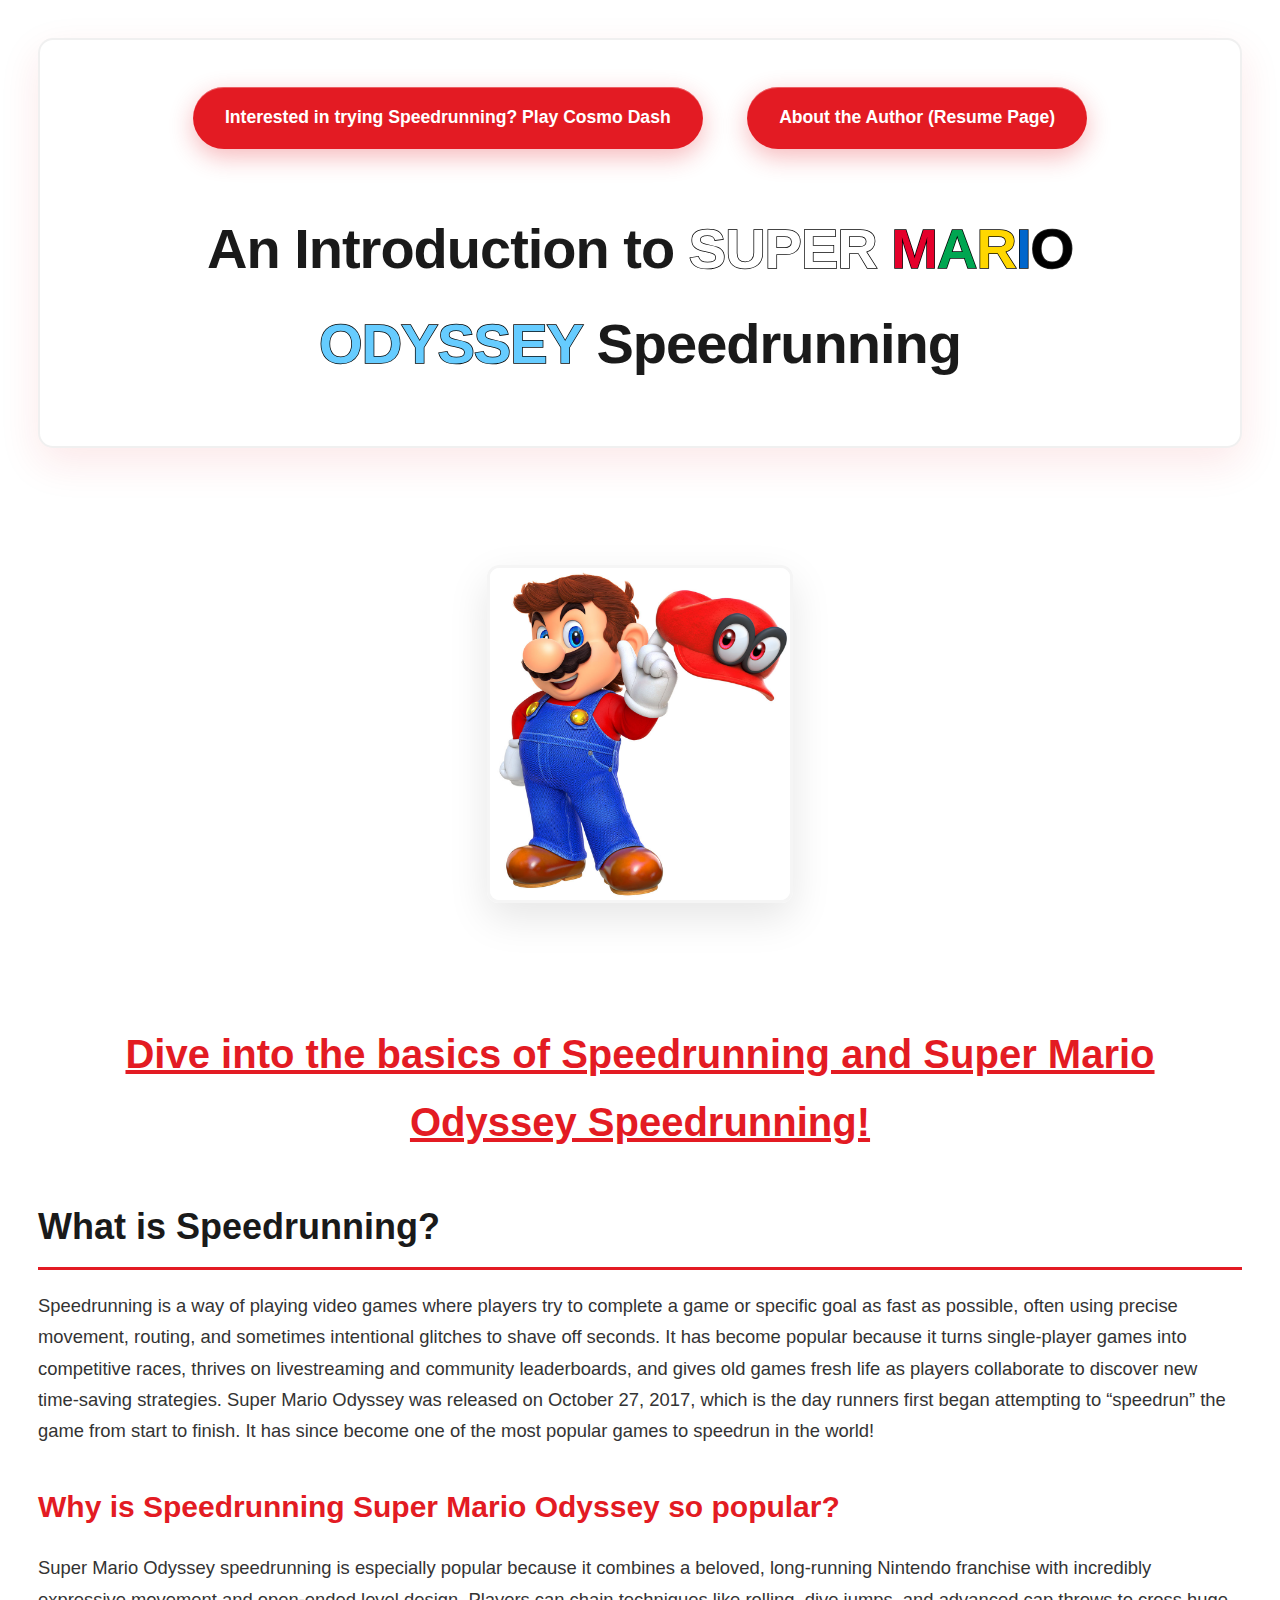
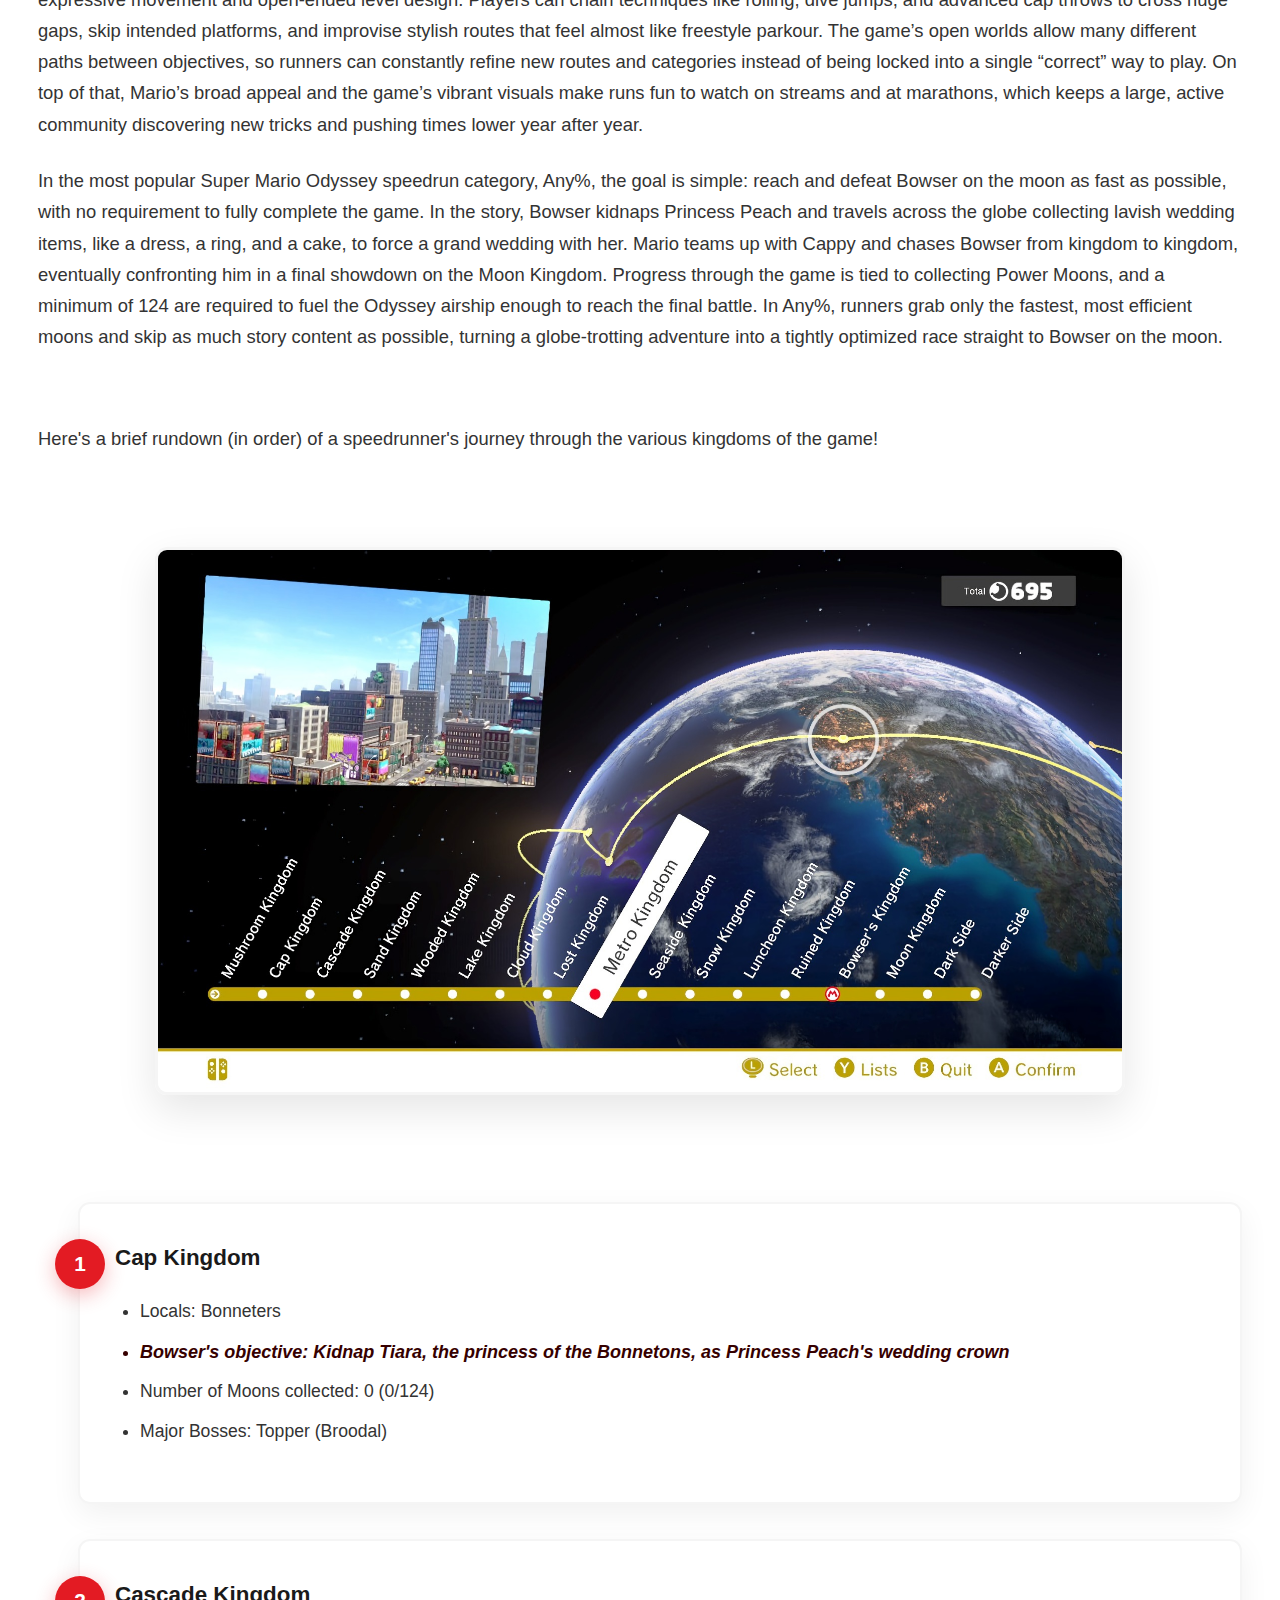
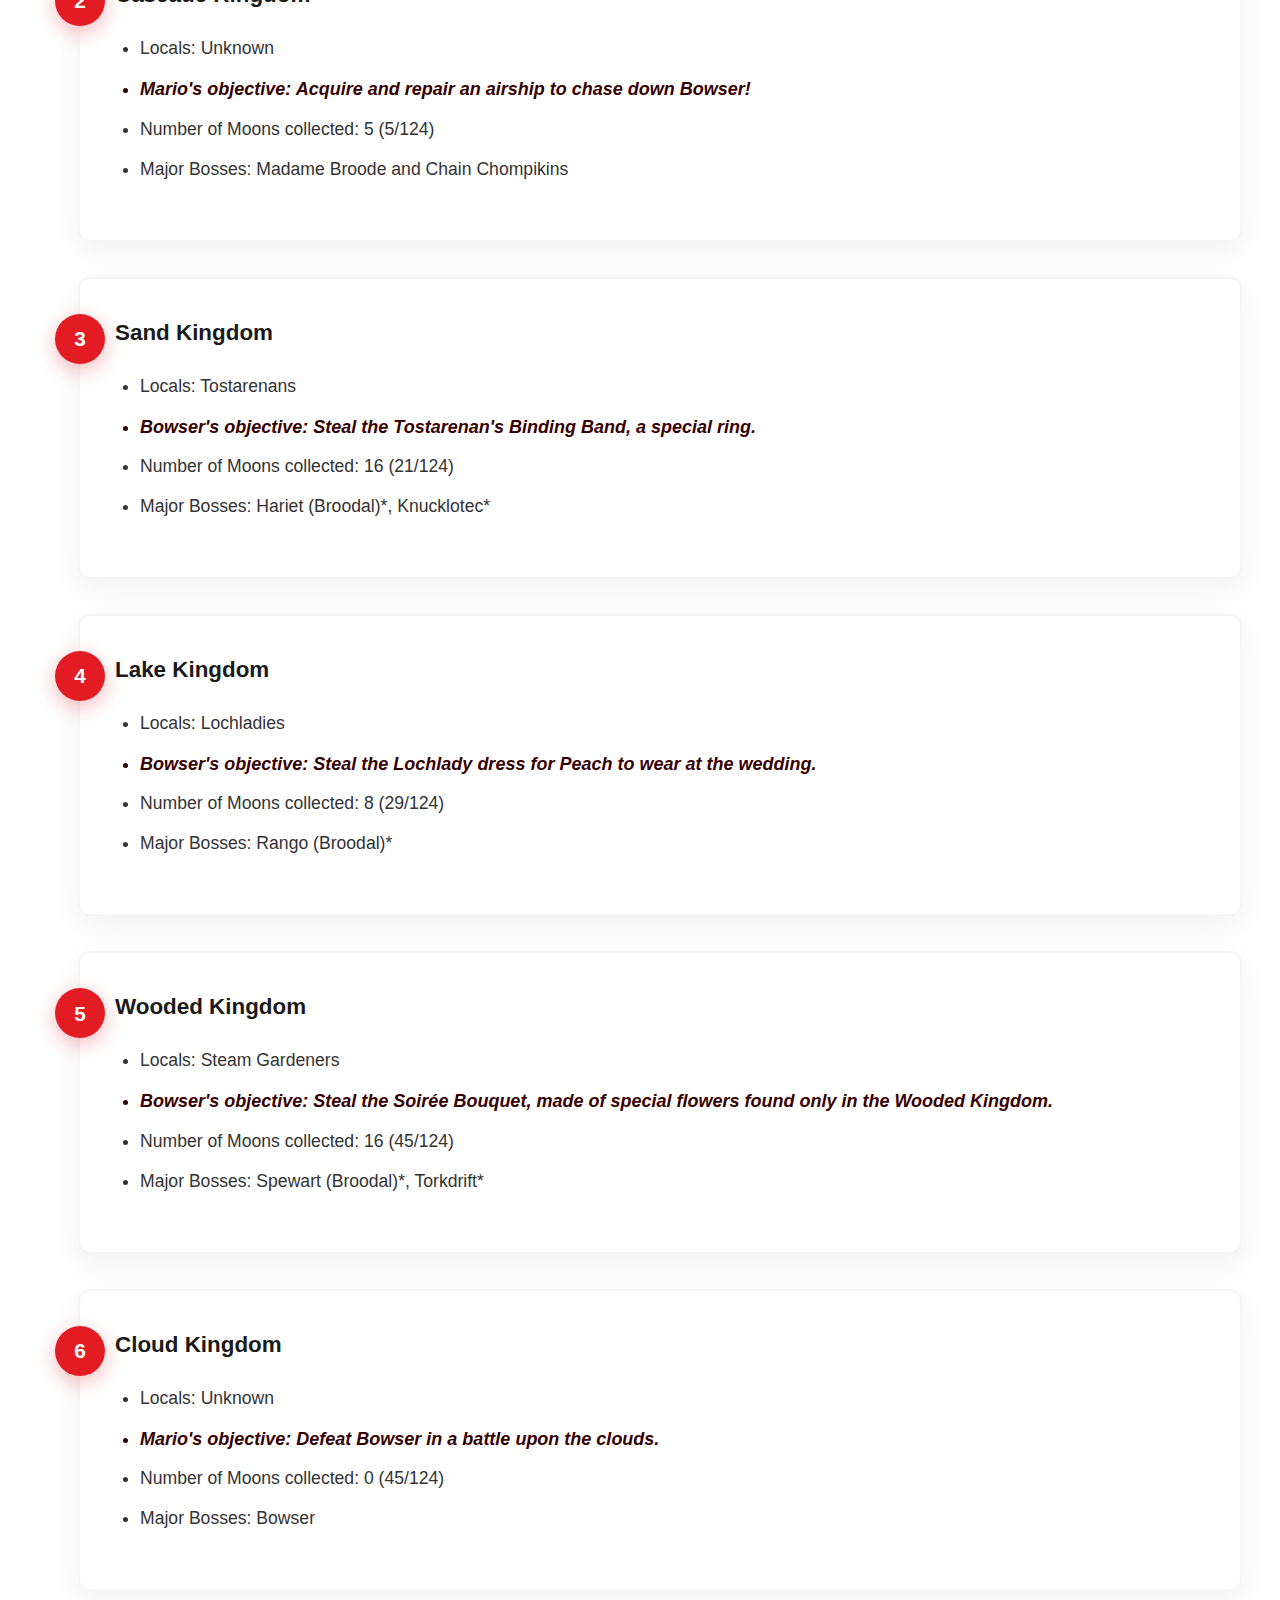
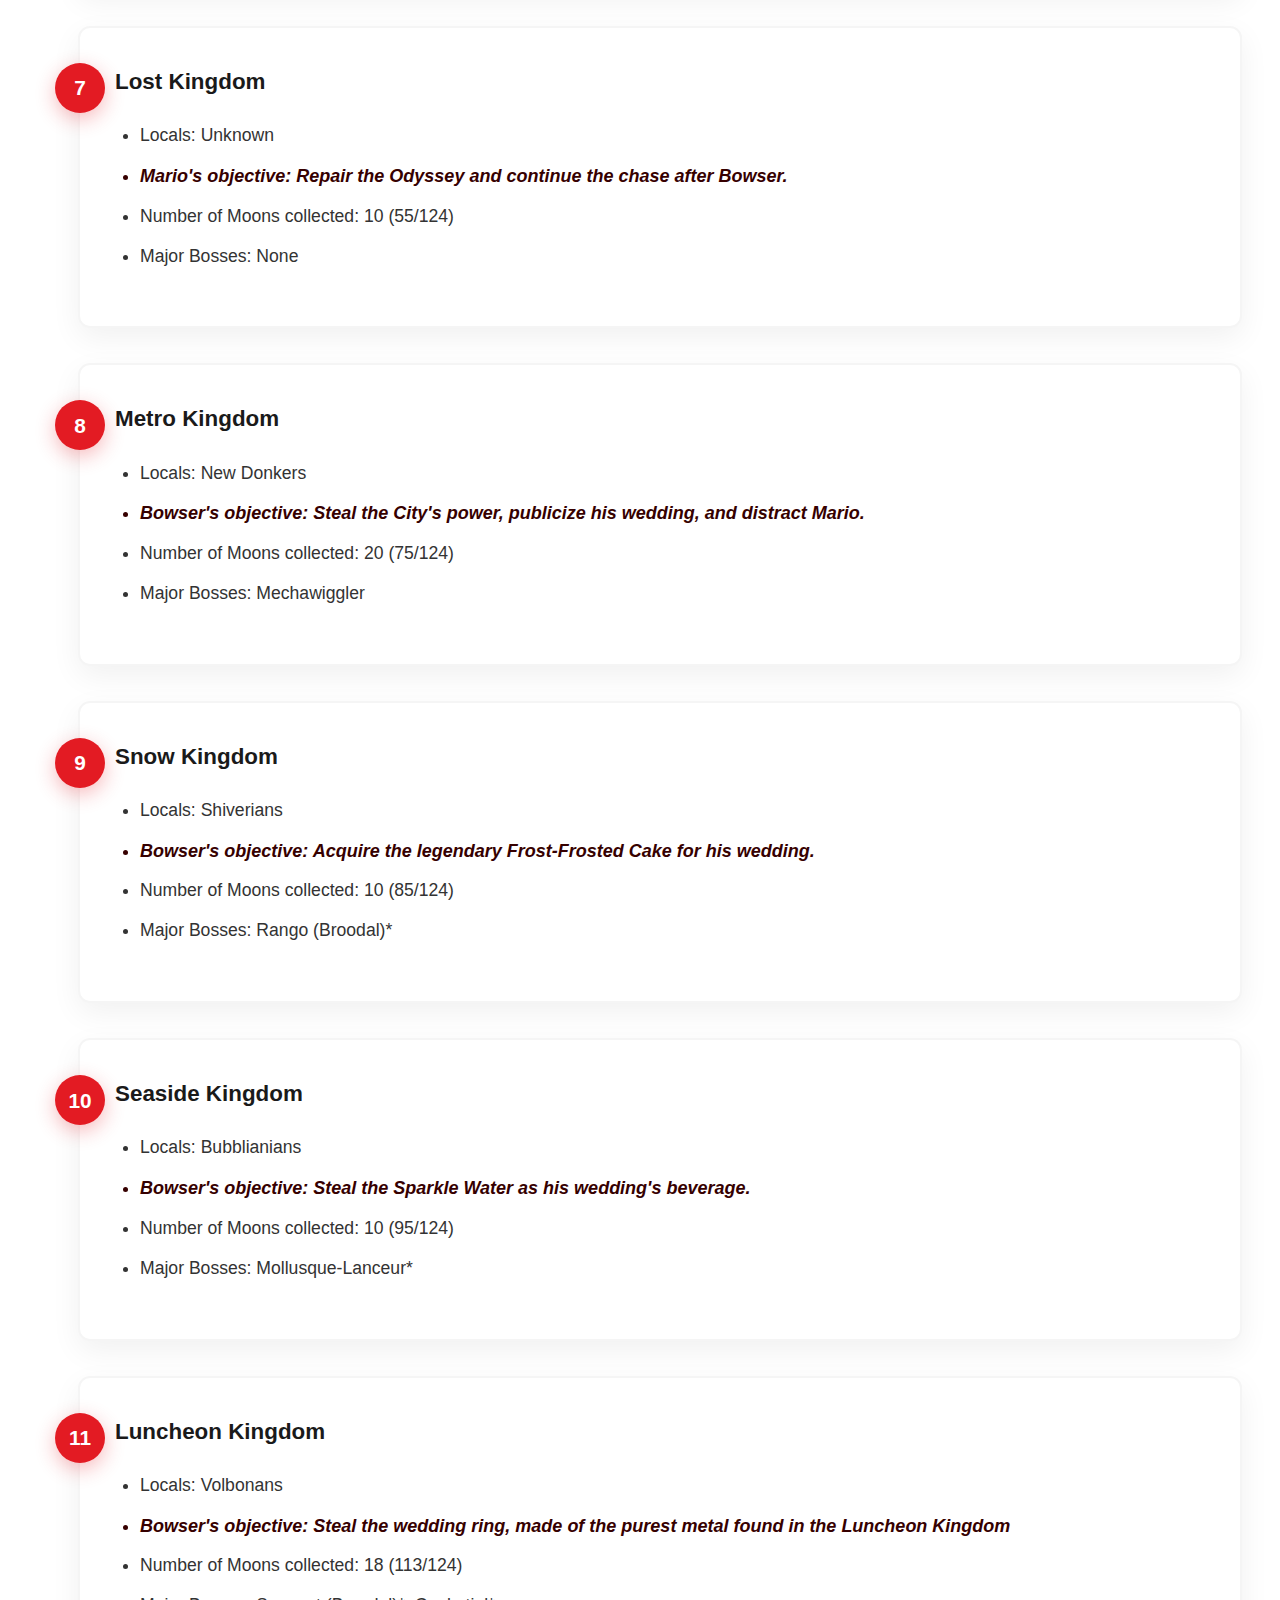
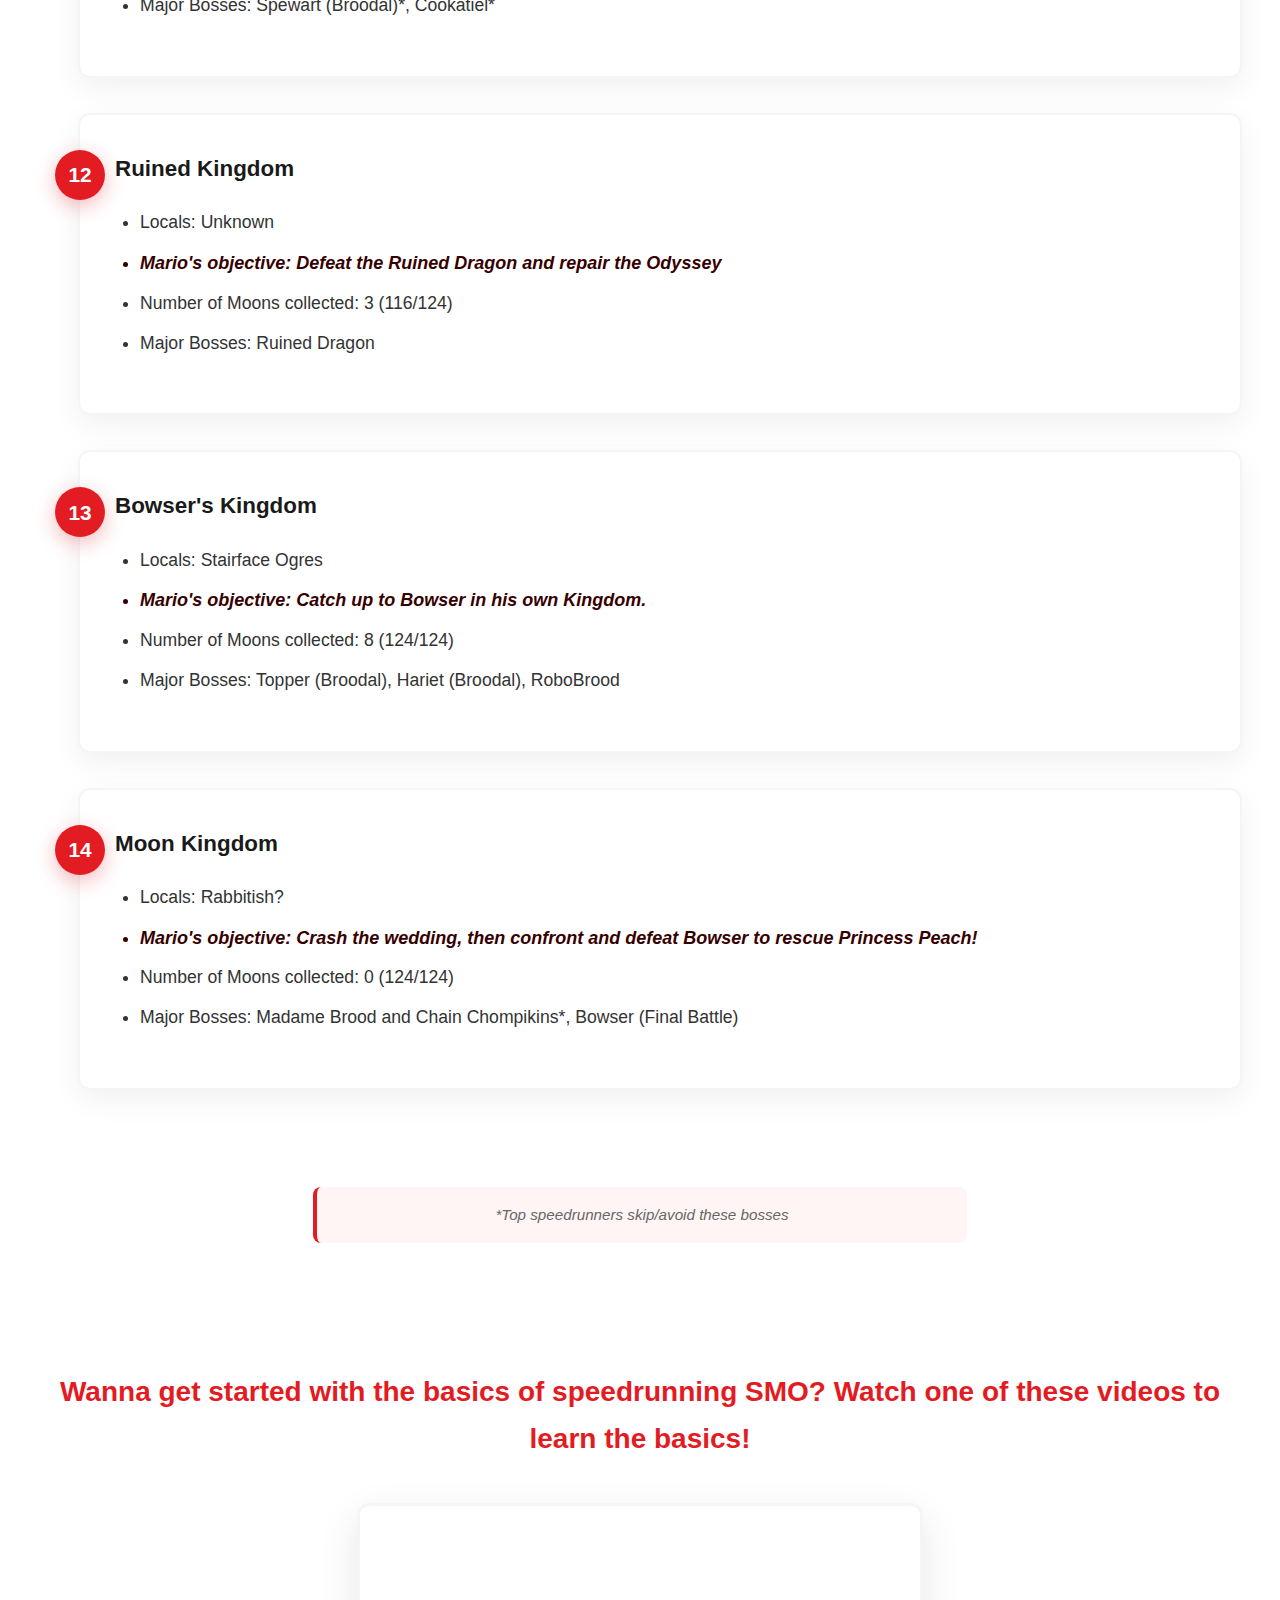
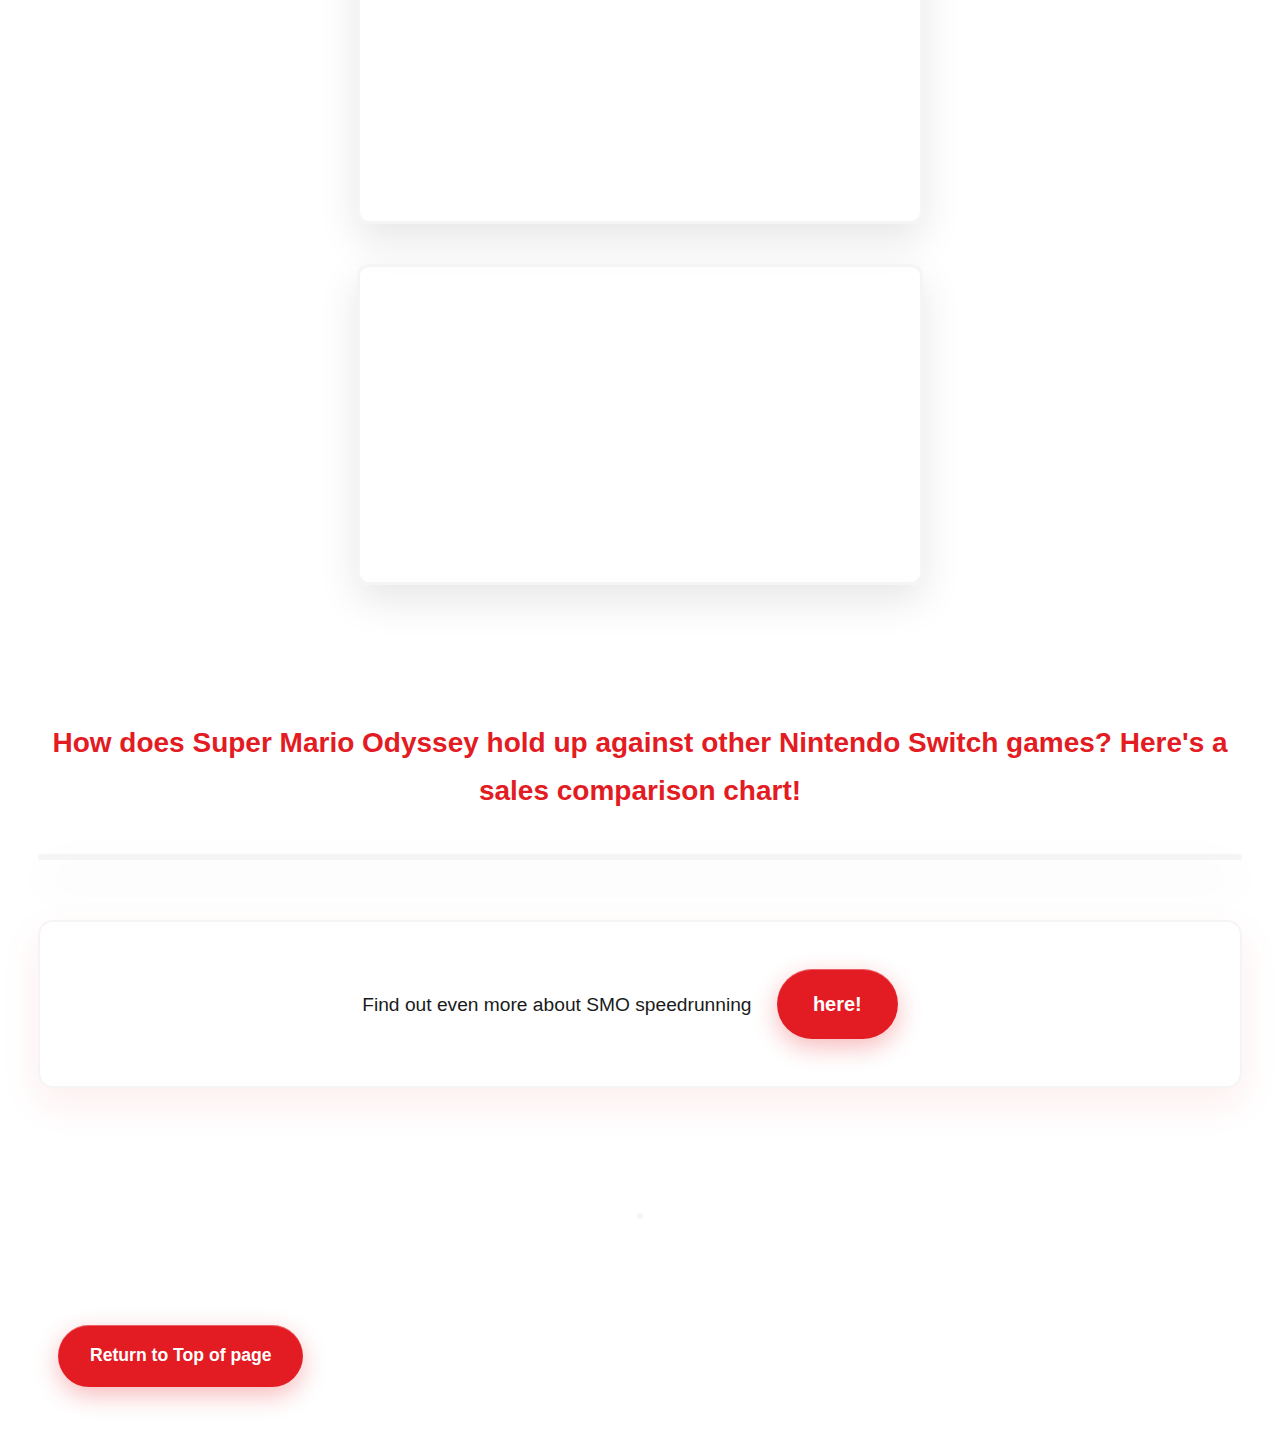
<file: index.html>
<!DOCTYPE html>
<html lang="en">

<head>
    <meta charset="UTF-8">
    <meta name="viewport" content="width=device-width, initial-scale=1.0">
    <title>SMO Speedrunning</title>
    <link rel="stylesheet" href="Styles/styles.css">
</head>

<body>
    <div>
    <a href="gameapp.html">Interested in trying Speedrunning? Play Cosmo Dash</a>
    <a href="resume.html">About the Author (Resume Page)</a>
    <h1 id="top" class="smo-logo">
        An Introduction to 
        <span class="s">S</span><span class="u">U</span><span class="p">P</span><span class="e">E</span><span class="r1">R</span>
        <span> </span>
        <span class="m">M</span><span class="a">A</span><span class="r2">R</span><span class="i">I</span><span class="o1">O</span>
        <span> </span>
        <span class="o2">O</span><span class="d">D</span><span class="y1">Y</span><span class="s2">S</span><span class="s3">S</span><span class="e2">E</span><span class="y2">Y</span> 
        Speedrunning
    </h1>
</div>
<br>
<img src="images/smo-mario-and-cappy1.jpg" alt="Mario and Cappy Image" height="20" class="small-img">
<br>
    <h2 class="h2">Dive into the basics of Speedrunning and Super Mario Odyssey Speedrunning! </h2>
    <h3 class="h3">What is Speedrunning?</h3>
    <p> Speedrunning is a way of playing video games where players try to complete a game or specific goal as fast as possible, often using precise movement, routing, and sometimes intentional glitches to shave off seconds. 
        It has become popular because it turns single‑player games into competitive races, thrives on livestreaming and community leaderboards, and gives old games fresh life as players collaborate to discover new time‑saving strategies.
         Super Mario Odyssey was released on October 27, 2017, which is the day runners first began attempting to “speedrun” the game from start to finish. It has since become one of the most popular games to speedrun in the world!
    </p>
    <h4 class="h4">Why is Speedrunning Super Mario Odyssey so popular?</h4>
    <div>
        <p>Super Mario Odyssey speedrunning is especially popular because it combines a beloved, long‑running Nintendo franchise with incredibly expressive movement and open‑ended level design. 
            Players can chain techniques like rolling, dive jumps, and advanced cap throws to cross huge gaps, skip intended platforms, and improvise stylish routes that feel almost like freestyle parkour. 
            The game’s open worlds allow many different paths between objectives, so runners can constantly refine new routes and categories instead of being locked into a single “correct” way to play. 
            On top of that, Mario’s broad appeal and the game’s vibrant visuals make runs fun to watch on streams and at marathons, which keeps a large, active community discovering new tricks and pushing times lower year after year.
        </p>
    </div>
    <div>
        <p>In the most popular Super Mario Odyssey speedrun category, Any%, the goal is simple: reach and defeat Bowser on the moon as fast as possible, 
            with no requirement to fully complete the game. In the story, Bowser kidnaps Princess Peach and travels across the globe collecting lavish wedding items, like a dress, a ring, and a cake, to force a grand wedding with her. 
            Mario teams up with Cappy and chases Bowser from kingdom to kingdom, eventually confronting him in a final showdown on the Moon Kingdom.
             Progress through the game is tied to collecting Power Moons, and a minimum of 124 are required to fuel the Odyssey airship enough to reach the final battle. 
             In Any%, runners grab only the fastest, most efficient moons and skip as much story content as possible, turning a globe‑trotting adventure into a tightly optimized race straight to Bowser on the moon.</p>
    </div>
    <br>
    <p>Here's a brief rundown (in order) of a speedrunner's journey through the various kingdoms of the game!</p>
    <br>
    <img src="images/SuperMarioOdyssey04232020-112413.jpg" alt="Kingdom Select Screen" height="150" class="large-img">
    <br>
    <ol>
        <li><strong class="kingdom-title">Cap Kingdom</strong>
            <ul>
                <li>Locals: Bonneters</li>
                <li class="kingdomgoal">Bowser's objective: Kidnap Tiara, the princess of the Bonnetons, as Princess Peach's wedding crown </li>
                <li>Number of Moons collected: 0 (0/124)</li>
                <li>Major Bosses: Topper (Broodal)</li>
            </ul>
        </li>

        <li><strong class="kingdom-title">Cascade Kingdom</strong>
            <ul>
                <li>Locals: Unknown</li>
                <li class="kingdomgoal">Mario's objective: Acquire and repair an airship to chase down Bowser!</li>
                <li>Number of Moons collected: 5 (5/124)</li>
                <li>Major Bosses: Madame Broode and Chain Chompikins</li>
            </ul>
        </li>

        <li><strong class="kingdom-title">Sand Kingdom</strong>
            <ul>
                <li>Locals: Tostarenans</li>
                <li class="kingdomgoal">Bowser's objective: Steal the Tostarenan's Binding Band, a special ring.</li>
                <li>Number of Moons collected: 16 (21/124)</li>
                <li>Major Bosses: Hariet (Broodal)*, Knucklotec*</li>
            </ul>
        </li> 
        <li><strong class="kingdom-title">Lake Kingdom</strong>
            <ul>
                <li>Locals: Lochladies</li>
                <li class="kingdomgoal">Bowser's objective: Steal the Lochlady dress for Peach to wear at the wedding.</li>
                <li>Number of Moons collected: 8 (29/124)</li>
                <li>Major Bosses: Rango (Broodal)*</li>
            </ul>
        </li>
        <li><strong class="kingdom-title">Wooded Kingdom</strong>
            <ul>
                <li>Locals: Steam Gardeners</li>
                <li class="kingdomgoal">Bowser's objective: Steal the Soirée Bouquet, made of special flowers found only in the Wooded Kingdom. </li>
                <li>Number of Moons collected: 16 (45/124)</li>
                <li>Major Bosses: Spewart (Broodal)*, Torkdrift* </li>
            </ul>
        </li>
        <li><strong class="kingdom-title">Cloud Kingdom</strong>
            <ul>
                <li>Locals: Unknown</li>
                <li class="kingdomgoal">Mario's objective: Defeat Bowser in a battle upon the clouds. </li>
                <li>Number of Moons collected: 0 (45/124)</li>
                <li>Major Bosses: Bowser </li>
            </ul>
        </li>
        <li><strong class="kingdom-title">Lost Kingdom</strong>
            <ul>
                <li>Locals: Unknown</li>
                <li class="kingdomgoal">Mario's objective: Repair the Odyssey and continue the chase after Bowser. </li>
                <li>Number of Moons collected: 10 (55/124)</li>
                <li>Major Bosses: None </li>
            </ul>
        </li>
        <li><strong class="kingdom-title">Metro Kingdom</strong>
            <ul>
                <li>Locals: New Donkers</li>
                <li class="kingdomgoal">Bowser's objective: Steal the City's power, publicize his wedding, and distract Mario. </li>
                <li>Number of Moons collected: 20 (75/124)</li>
                <li>Major Bosses: Mechawiggler </li>
            </ul>
        </li>
        <li><strong class="kingdom-title">Snow Kingdom</strong>
            <ul>
                <li>Locals: Shiverians</li>
                <li class="kingdomgoal">Bowser's objective: Acquire the legendary Frost-Frosted Cake for his wedding. </li>
                <li>Number of Moons collected: 10 (85/124)</li>
                <li>Major Bosses: Rango (Broodal)* </li>
            </ul>
        </li>
        <li><strong class="kingdom-title">Seaside Kingdom</strong>
            <ul>
                <li>Locals: Bubblianians</li>
                <li class="kingdomgoal">Bowser's objective: Steal the Sparkle Water as his wedding's beverage. </li>
                <li>Number of Moons collected: 10 (95/124)</li>
                <li>Major Bosses: Mollusque-Lanceur* </li>
            </ul>
        </li>
        <li><strong class="kingdom-title">Luncheon Kingdom</strong>
            <ul>
                <li>Locals: Volbonans </li>
                <li class="kingdomgoal">Bowser's objective: Steal the wedding ring, made of the purest metal found in the Luncheon Kingdom </li>
                <li>Number of Moons collected: 18 (113/124)</li>
                <li>Major Bosses: Spewart (Broodal)*, Cookatiel* </li>
            </ul>
        </li>
        <li><strong class="kingdom-title">Ruined Kingdom</strong>
            <ul>
                <li>Locals: Unknown</li>
                <li class="kingdomgoal">Mario's objective: Defeat the Ruined Dragon and repair the Odyssey</li>
                <li>Number of Moons collected: 3 (116/124)</li>
                <li>Major Bosses: Ruined Dragon </li>
            </ul>
        </li>
        <li><strong class="kingdom-title">Bowser's Kingdom</strong>
            <ul>
                <li>Locals: Stairface Ogres</li>
                <li class="kingdomgoal">Mario's objective: Catch up to Bowser in his own Kingdom. </li>
                <li>Number of Moons collected: 8 (124/124)</li>
                <li>Major Bosses: Topper (Broodal), Hariet (Broodal), RoboBrood </li>
            </ul>
        </li>
        <li><strong class="kingdom-title">Moon Kingdom</strong>
            <ul>
                <li>Locals: Rabbitish?</li>
                <li class="kingdomgoal">Mario's objective: Crash the wedding, then confront and defeat Bowser to rescue Princess Peach! </li>
                <li>Number of Moons collected: 0 (124/124)</li>
                <li>Major Bosses: Madame Brood and Chain Chompikins*, Bowser (Final Battle) </li>
            </ul>
        </li>
    </ol>
    <br>
    <p class="tiny">*Top speedrunners skip/avoid these bosses</p>
    

<br>
<br>
<h5 class="h5">Wanna get started with the basics of speedrunning SMO? Watch one of these videos to learn the basics!</h5>
<iframe width="560" height="315" src="https://www.youtube-nocookie.com/embed/F7HZT2lmL04?si=ZGgG-4hB3WJqzD_j" title="YouTube video player" frameborder="0" allow="accelerometer; autoplay; clipboard-write; encrypted-media; gyroscope; picture-in-picture; web-share" referrerpolicy="strict-origin-when-cross-origin" allowfullscreen></iframe>
<iframe width="560" height="315" src="https://www.youtube.com/embed/Hmb5GL_iHYg?si=dL8H_MGXONOL60Ag" title="YouTube video player" frameborder="0" allow="accelerometer; autoplay; clipboard-write; encrypted-media; gyroscope; picture-in-picture; web-share" referrerpolicy="strict-origin-when-cross-origin" allowfullscreen></iframe>
<br>
<br>
<h6 class="h6">How does Super Mario Odyssey hold up against other Nintendo Switch games? Here's a sales comparison chart!</h6> 
<div class='tableauPlaceholder' id='viz1765941906993' style='position: relative'><noscript><a href='#'><img alt='Switch Dashboard ' src='https:&#47;&#47;public.tableau.com&#47;static&#47;images&#47;BK&#47;BKSSB78HJ&#47;1_rss.png' style='border: none' /></a></noscript><object class='tableauViz'  style='display:none;'><param name='host_url' value='https%3A%2F%2Fpublic.tableau.com%2F' /> <param name='embed_code_version' value='3' /> <param name='path' value='shared&#47;BKSSB78HJ' /> <param name='toolbar' value='yes' /><param name='static_image' value='https:&#47;&#47;public.tableau.com&#47;static&#47;images&#47;BK&#47;BKSSB78HJ&#47;1.png' /> <param name='animate_transition' value='yes' /><param name='display_static_image' value='yes' /><param name='display_spinner' value='yes' /><param name='display_overlay' value='yes' /><param name='display_count' value='yes' /><param name='language' value='en-US' /></object></div>                <script type='text/javascript'>                    var divElement = document.getElementById('viz1765941906993');                    var vizElement = divElement.getElementsByTagName('object')[0];                    if ( divElement.offsetWidth > 800 ) { vizElement.style.width='1000px';vizElement.style.height='827px';} else if ( divElement.offsetWidth > 500 ) { vizElement.style.width='1000px';vizElement.style.height='827px';} else { vizElement.style.width='100%';vizElement.style.height='1977px';}                     var scriptElement = document.createElement('script');                    scriptElement.src = 'https://public.tableau.com/javascripts/api/viz_v1.js';                    vizElement.parentNode.insertBefore(scriptElement, vizElement);                </script>
<div class="footer ">
    Find out even more about SMO speedrunning <a href="https://www.speedrun.com/smo">here!</a>
</div>
<br>
<br>
<image> </image>
<br>
<br>
<a href="#top">Return to Top of page</a>

</body>

</html>
</file>
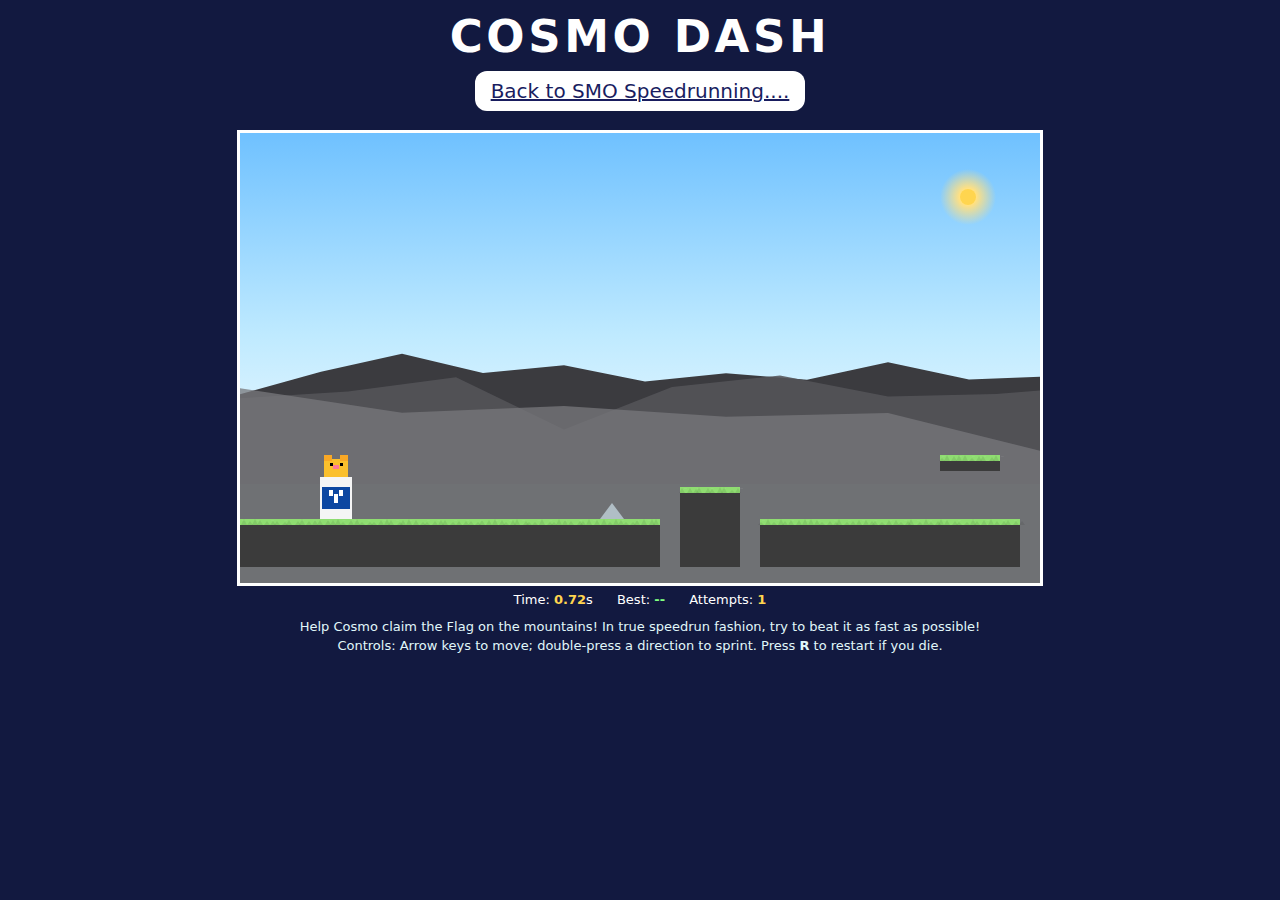
<file: gameapp.html>
<!DOCTYPE html>
<html lang="en">
<head>
  <meta charset="UTF-8" />
  <title>Cosmo Dash!</title>
  <style>
    * { box-sizing: border-box; padding: 0; margin: 0; }
    body {
      background: #121940;
      color: #fff;
      font-family: system-ui, -apple-system, BlinkMacSystemFont, "Segoe UI", sans-serif;
      display: flex;
      flex-direction: column;
      align-items: center;
      justify-content: flex-start;
      min-height: 100vh;
    }
    h1 {
      margin: 10px 0 8px;
      font-size: 45px;
      letter-spacing: 0.08em;
      text-transform: uppercase;
      color: white;

    }
    canvas {
      border: 3px solid hwb(0 100% 0%);
      background: linear-gradient(#bfc8cd 0%, #d7d7d9 45%, #e9e9ea 100%);
      image-rendering: auto;
    }
    #hud { margin-top: 6px; font-size: 13px; }
    #instructions { margin-top: 8px; font-size: 13px; color: #e0f7fa; text-align: center; max-width: 820px; }
    #instructions p { margin: 4px 0; }
    .label { margin: 0 10px; }
    .label span { font-weight: 600; color: #ffd54f; }
    #bestTimeLabel { color: #80ff80; }

    .link {
    background: #ffffff;
    color: rgb(25, 29, 95);
    font-size: 20px;
    padding: 8px 16px;
    border-radius: 12px;  
}

  </style>

</head>
<body>
  <h1>Cosmo Dash</h1>
  <a href="index.html" class="link">Back to SMO Speedrunning....</a>
  <br>
  <canvas id="game" width="800" height="450"></canvas>
  <div id="hud">
    <span class="label">Time: <span id="timeLabel">0.00</span>s</span>
    <span class="label">Best: <span id="bestTimeLabel">--</span></span>
    <span class="label">Attempts: <span id="attemptsLabel">1</span></span>
  </div>

  <div id="instructions">
    <p>Help Cosmo claim the Flag on the mountains! In true speedrun fashion, try to beat it as fast as possible!</p>
    <p>Controls: Arrow keys to move; double-press a direction to sprint. Press <strong>R</strong> to restart if you die.</p>
  </div>

  <script>
    const canvas = document.getElementById("game");
    const ctx = canvas.getContext("2d");
    const WIDTH = canvas.width;
    const HEIGHT = canvas.height;

    const keys = {};
    let lastTap = { left: { time: 0 }, right: { time: 0 } };
    const doubleTapWindow = 220;
    let sprinting = false;
    let sprintDir = 0;

    window.addEventListener("keydown", (e) => {
      keys[e.code] = true;
      if (e.code === "KeyR" && (gameOver || finished)) startAttempt();

      const now = performance.now();
      if (!finished && !gameOver) {
        if (e.code === "ArrowRight" || e.code === "KeyD") {
          if (now - lastTap.right.time < doubleTapWindow) {
            sprinting = true; sprintDir = 1;
          }
          lastTap.right.time = now;
        } else if (e.code === "ArrowLeft" || e.code === "KeyA") {
          if (now - lastTap.left.time < doubleTapWindow) {
            sprinting = true; sprintDir = -1;
          }
          lastTap.left.time = now;
        }
      }
    });

    window.addEventListener("keyup", (e) => {
      keys[e.code] = false;
      if ((e.code === "ArrowRight" || e.code === "KeyD") && sprintDir === 1) {
        sprinting = false; sprintDir = 0;
      } else if ((e.code === "ArrowLeft" || e.code === "KeyA") && sprintDir === -1) {
        sprinting = false; sprintDir = 0;
      }
    });

    const timeLabel = document.getElementById("timeLabel");
    const bestTimeLabel = document.getElementById("bestTimeLabel");
    const attemptsLabel = document.getElementById("attemptsLabel");

    let scrollX = 0;
    const baseGravity = 0.7;
    let gravity = baseGravity;
    let attempts = 1;
    let gameOver = false;
    let finished = false;
    let startTime = 0;
    let elapsedTime = 0;
    let bestTime = null;

    function formatTime(t) { return t.toFixed(2); }
    function updateTimer(now) {
      if (!finished && !gameOver) elapsedTime = (now - startTime) / 1000;
      timeLabel.textContent = formatTime(elapsedTime);
      bestTimeLabel.textContent = bestTime != null ? formatTime(bestTime) : "--";
      attemptsLabel.textContent = attempts;
    }

    const player = {
      x: 80, y: 0, w: 32, h: 42,
      vx: 0, vy: 0,
      speed: 3.0, sprintSpeed: 5.0,
      jumpStrength: 12, sprintJumpStrength: 14.5,
      onGround: false, facing: 1,
    };

    // Ground baseline a bit higher to give vertical room for visuals
    const G = HEIGHT - 64;

    const platforms = [
      // SECTION 1: intro flat + first pipe
      { x: 0,    y: G,     w: 420, h: 48 },
      { x: 440,  y: G - 32, w: 60, h: 80 },      // pipe 1
      { x: 520,  y: G,     w: 260, h: 48 },

      // bridging platforms to make gaps jumpable
      { x: 700,  y: G - 64, w: 60, h: 16 },

      // SECTION 2: two wide pits with low landings and pipes
      // Pit A (wide, escapable)
      { x: 880,  y: G + 8, w: 260, h: 48 },     // low landing A (kept visible)
      { x: 1180, y: G - 48, w: 60,  h: 96 },     // pipe 2
      { x: 1260, y: G,      w: 220, h: 48 },     // flat after pipe 2
      { x: 1400, y: G - 60, w: 80,  h: 16 },

      // Pit B (even wider, escapable)
      { x: 1540, y: G + 12, w: 280, h: 56 },     // low landing B (kept visible)
      { x: 1860, y: G - 64, w: 60,  h: 112 },    // pipe 3 (tallest)
      { x: 1940, y: G,      w: 260, h: 48 },     // flat after pipe 3
      { x: 2080, y: G - 48, w: 80,  h: 16 },

      // SECTION 3: stairs / platforms cluster (like 1‑1 pyramids)
      { x: 2220, y: G - 16, w: 40, h: 64 },
      { x: 2270, y: G - 32, w: 40, h: 80 },
      { x: 2320, y: G - 48, w: 40, h: 96 },

      { x: 2400, y: G - 16, w: 40, h: 64 },
      { x: 2450, y: G - 32, w: 40, h: 80 },
      { x: 2500, y: G - 48, w: 40, h: 96 },

      // Elevated mid-air platforms for a faster route
      { x: 2160, y: G - 80, w: 80, h: 16 },
      { x: 2360, y: G - 120, w: 80, h: 16 },

      // SECTION 4: long flat run with a few platforms overhead
      { x: 2580, y: G,      w: 520, h: 48 },
      { x: 2680, y: G - 80, w: 90,  h: 16 },
      { x: 2860, y: G - 96, w: 110, h: 16 },

      // SECTION 5: final pit + last flat to flag
      { x: 3100, y: G + 12, w: 260, h: 56 },     // low landing C (big pit)
      { x: 3420, y: G,      w: 300, h: 48 },     // last stretch to flag

      // bridge before the extended final area
      { x: 3580, y: G - 48, w: 120, h: 16 },

      // Extra extended final area (longer level for exploration)
      { x: 3760, y: G,      w: 360, h: 48 },
      { x: 4160, y: G - 32, w: 120, h: 80 },
      { x: 4320, y: G,      w: 680, h: 48 },
    ];

    // Spikes: specified by x,w,h; y is computed so their bases sit flush on the platform above them
    const spikes = [
      { x: 360,  w: 24, h: 16 },
      { x: 820,  w: 24, h: 16 },
      { x: 930,  w: 24, h: 16 },
      { x: 1150, w: 24, h: 16 },
      { x: 1350, w: 24, h: 16 },
      { x: 1600, w: 24, h: 16 },
      { x: 2180, w: 24, h: 16 },
      { x: 2500, w: 24, h: 16 },
      { x: 2700, w: 24, h: 16 },
      { x: 2920, w: 24, h: 16 },
      { x: 3160, w: 24, h: 16 },
      { x: 3800, w: 24, h: 16 },
    ];

    const goal = { x: 5600, y: G - 64, w: 32, h: 64 }; // extended final pole (y will be corrected to platform)

    // Difficulty adjustments: moderate gaps (kept playable) and a bit more length
    (function increaseDifficultySpacing() {
      const pushX = 120; // moderate widening so gaps stay jumpable
      const farExtra = 120; // smaller far-end extension
      for (const p of platforms) {
        if (p.x >= 880) p.x += pushX;
      }
      // extend far-end platforms slightly
      for (const p of platforms) {
        if (p.x >= 3760) p.x += farExtra;
      }
      // shift spikes accordingly
      for (const s of spikes) {
        if (s.x >= 880) s.x += pushX;
        if (s.x >= 3760) s.x += farExtra;
      }
      // push goal further right to match extended layout
      goal.x += pushX + farExtra;
    })();

    // Add a few spikes at the very end of the level (near rightmost platform)
    (function addEndSpikes() {
      let last = platforms[0];
      for (const p of platforms) if (p.x + p.w > last.x + last.w) last = p;
      const base = last.x + last.w;
      const endPositions = [base - 84, base - 56, base - 28];
      for (const ex of endPositions) spikes.push({ x: ex, w: 24, h: 16 });

      // align newly added spikes to platforms (set y)
      for (const s of spikes) {
        if (s.y !== undefined) continue;
        let attached = null;
        for (const p of platforms) {
          if (s.x >= p.x && s.x <= p.x + p.w) { attached = p; break; }
        }
        if (!attached) {
          let best = null; let bestDist = Infinity;
          for (const p of platforms) {
            const cx = p.x + p.w / 2;
            const dist = Math.abs(s.x - cx);
            if (dist < bestDist) { bestDist = dist; best = p; }
          }
          if (best && bestDist < 260) attached = best;
        }
        if (attached) s.y = attached.y - s.h;
        else s.y = G - s.h;
      }
    })();

    // Remove spikes directly underneath the flag and rebalance spike density
    (function rebalanceSpikes() {
      const nearGoal = 140; // radius around goal to keep clear
      for (let i = spikes.length - 1; i >= 0; i--) {
        if (Math.abs(spikes[i].x - goal.x) < nearGoal) spikes.splice(i, 1);
      }

      // sort spikes and enforce minimum spacing so they aren't clustered
      spikes.sort((a, b) => a.x - b.x);
      const minSpacing = 160;
      const kept = [];
      for (const s of spikes) {
        if (kept.length === 0 || s.x - kept[kept.length - 1].x >= minSpacing) kept.push(s);
      }
      spikes.length = 0;
      for (const s of kept) spikes.push(s);
    })();

    // Ensure platforms are on-screen vertically and align spikes + goal to platform tops
    (function normalizeLevel() {
      // clamp platforms vertically so they remain visible
      for (const p of platforms) {
        if (p.y + p.h > HEIGHT) p.y = HEIGHT - p.h;
        if (p.y < 0) p.y = 0;
      }

      // align each spike's y so its bottom is flush with the platform it sits on
      for (const s of spikes) {
        // try to find a platform under the spike x
        let attached = null;
        for (const p of platforms) {
          if (s.x >= p.x && s.x <= p.x + p.w) { attached = p; break; }
        }
        if (!attached) {
          // find nearest platform horizontally within some threshold
          let best = null; let bestDist = Infinity;
          for (const p of platforms) {
            const cx = p.x + p.w / 2;
            const dist = Math.abs(s.x - cx);
            if (dist < bestDist) { bestDist = dist; best = p; }
          }
          if (best && bestDist < 220) attached = best;
        }
        if (attached) s.y = attached.y - s.h;
        else s.y = G - s.h; // default to main ground
      }

      // position goal so it's on top of the platform beneath it, or snap to the rightmost platform if it's out of range
      let goalPlaced = false;
      for (const p of platforms) {
        if (goal.x >= p.x && goal.x <= p.x + p.w) { goal.y = p.y - goal.h; goalPlaced = true; break; }
      }
      if (!goalPlaced) {
        let last = platforms[0];
        for (const p of platforms) {
          if (p.x + p.w > last.x + last.w) last = p;
        }
        // place goal slightly inset from the right edge of the last platform
        const inset = Math.min(48, Math.max(16, Math.floor(last.w / 6)));
        goal.x = last.x + last.w - inset - goal.w / 2;
        goal.y = last.y - goal.h;
      }
    })();

    function resetPlayerPosition() {
      player.x = 80; player.y = G - player.h;
      player.vx = 0; player.vy = 0;
      player.onGround = false;
      player.facing = 1;
      scrollX = 0;
      sprinting = false; sprintDir = 0;
      gravity = baseGravity;
    }

    function startAttempt() {
      if (!(attempts === 1 && !finished && !gameOver)) attempts += 1;
      gameOver = false;
      finished = false;
      elapsedTime = 0;
      resetPlayerPosition();
      startTime = performance.now();
    }

    function endRunSuccess() {
      finished = true;
      if (bestTime == null || elapsedTime < bestTime) bestTime = elapsedTime;
    }
    function endRunFail() { gameOver = true; }

    function handleInput() {
      const left = keys["ArrowLeft"] || keys["KeyA"];
      const right = keys["ArrowRight"] || keys["KeyD"];
      const jump = keys["Space"] || keys["ArrowUp"] || keys["KeyW"];

      let moveDir = 0;
      if (left) moveDir -= 1;
      if (right) moveDir += 1;

      if (moveDir !== 0 && moveDir !== sprintDir) sprinting = false;

      let targetSpeed = 0;
      if (moveDir !== 0) {
        player.facing = moveDir;
        targetSpeed = (sprinting && moveDir === sprintDir ?
          player.sprintSpeed : player.speed) * moveDir;
      }
      player.vx = targetSpeed;

      if (jump && player.onGround && !gameOver && !finished) {
        const js = sprinting ? player.sprintJumpStrength : player.jumpStrength;
        player.vy = -js;
        player.onGround = false;
        gravity = sprinting ? baseGravity * 0.9 : baseGravity;
      }
    }

    function rectsIntersect(a, b) {
      return !(
        a.x + a.w <= b.x ||
        a.x >= b.x + b.w ||
        a.y + a.h <= b.y ||
        a.y >= b.y + b.h
      );
    }

    function update(dt, now) {
      if (gameOver || finished) {
        updateTimer(now);
        return;
      }

      handleInput();
      player.vy += gravity;

      // Horizontal
      player.x += player.vx;
      for (const p of platforms) {
        const r = { x: p.x, y: p.y, w: p.w, h: p.h };
        if (rectsIntersect(player, r)) {
          if (player.vx > 0) player.x = p.x - player.w;
          else if (player.vx < 0) player.x = p.x + p.w;
        }
      }

      // Vertical
      player.y += player.vy;
      let onGround = false;
      for (const p of platforms) {
        const r = { x: p.x, y: p.y, w: p.w, h: p.h };
        if (rectsIntersect(player, r)) {
          if (player.vy > 0) {
            player.y = p.y - player.h;
            player.vy = 0;
            onGround = true;
            gravity = baseGravity;
          } else if (player.vy < 0) {
            player.y = p.y + p.h;
            player.vy = 0;
          }
        }
      }
      player.onGround = onGround;

      if (player.y > HEIGHT + 80) endRunFail();

      for (const s of spikes) {
        const r = { x: s.x, y: s.y, w: s.w, h: s.h };
        if (rectsIntersect(player, r)) { endRunFail(); break; }
      }

      const goalRect = { x: goal.x, y: goal.y, w: goal.w, h: goal.h };
      if (rectsIntersect(player, goalRect)) endRunSuccess();

      const centerThreshold = WIDTH * 0.4;
      if (player.x - scrollX > centerThreshold) scrollX = player.x - centerThreshold;

      // keep scrollX >= 0
      if (scrollX < 0) scrollX = 0;

      updateTimer(now);
    }

    // Layered grey mountains with a blue sky behind them
    function drawBackground() {
      // sky (blue behind mountains)
      const g = ctx.createLinearGradient(0, 0, 0, HEIGHT);
      g.addColorStop(0, '#6fc1ff');
      g.addColorStop(0.45, '#bfeaff');
      g.addColorStop(0.7, '#e6f7ff');
      ctx.fillStyle = g;
      ctx.fillRect(0, 0, WIDTH, HEIGHT);

      // seeded RNG for mountain silhouette jitter
      function rng(seed) { return function() { seed = (seed * 1664525 + 1013904223) >>> 0; return (seed & 0xffff) / 0xffff; }; }

      const layers = [ {h: 0.62, scale: 0.45, dark:'#3b3b3f'}, {h:0.7, scale:0.6, dark:'#545459'}, {h:0.82, scale:0.9, dark:'#77777b'} ];
      layers.forEach((layer, li) => {
        const r = rng(4321 + li);
        ctx.fillStyle = layer.dark;
        ctx.beginPath();
        const step = 180 * layer.scale;
        let sx = -step + (-(scrollX * (0.25 + li * 0.12)) % step);
        ctx.moveTo(sx, HEIGHT);
        for (let x = sx; x <= WIDTH + step; x += step) {
          const peak = HEIGHT * layer.h - (r() * 120 + 20) * layer.scale;
          ctx.lineTo(x, peak);
        }
        ctx.lineTo(WIDTH, HEIGHT);
        ctx.closePath();
        ctx.globalAlpha = 1 - li * 0.12;
        ctx.fill();
        ctx.globalAlpha = 1;
      });

      // faint atmospheric foothills
      ctx.fillStyle = '#8eae94';
      ctx.globalAlpha = 0.05;
      ctx.fillRect(0, HEIGHT * 0.78, WIDTH, HEIGHT * 0.22);
      ctx.globalAlpha = 1;

      // small yellow sun in the top-right corner (screen-space)
      const sunX = WIDTH - 72;
      const sunY = 64;
      const sunR = 28;
      const sg = ctx.createRadialGradient(sunX, sunY, 4, sunX, sunY, sunR);
      sg.addColorStop(0, '#fff59d');
      sg.addColorStop(0.2, '#ffe082');
      sg.addColorStop(1, 'rgba(255,224,130,0)');
      ctx.fillStyle = sg;
      ctx.beginPath();
      ctx.arc(sunX, sunY, sunR, 0, Math.PI * 2);
      ctx.fill();
      // solid core
      ctx.fillStyle = '#ffd54f';
      ctx.beginPath();
      ctx.arc(sunX, sunY, 8, 0, Math.PI * 2);
      ctx.fill();
    }

    function drawPlatforms() {
      // grass style: darker soil body, light green top for grass with textured blades
      for (const p of platforms) {
        const x = p.x - scrollX;
        if (x + p.w < 0 || x > WIDTH) continue;

        // soil body
        ctx.fillStyle = '#3b3b3b';
        ctx.fillRect(x, p.y + 6, p.w, p.h - 6);

        // grassy top
        ctx.fillStyle = '#8fdd71';
        ctx.fillRect(x, p.y, p.w, 6);

        // textured blades: draw many small triangles across the top
        let seed = Math.floor((p.x + p.y) & 0xffff);
        const rnd = function() { seed = (seed * 1664525 + 1013904223) >>> 0; return (seed & 0xffff) / 0xffff; };

        // dark tufts
        ctx.fillStyle = 'rgba(0,0,0,0.08)';
        for (let gx = 0; gx < p.w; gx += 6) {
          const px = Math.floor(x + gx + (rnd() - 0.5) * 4);
          const h = 3 + Math.floor(rnd() * 4);
          ctx.beginPath();
          ctx.moveTo(px, p.y + 6);
          ctx.lineTo(px + 3, p.y + 6 - h);
          ctx.lineTo(px + 6, p.y + 6);
          ctx.closePath();
          ctx.fill();
        }

        // light highlights
        ctx.fillStyle = 'rgba(255,255,255,0.06)';
        for (let gx = 3; gx < p.w; gx += 14) {
          const px = x + gx + (rnd() - 0.5) * 4;
          ctx.fillRect(px, p.y + 1, 3, 1);
        }
      }
    }

    function drawSpikes() {
      ctx.fillStyle = "#b0bec5";
      for (const s of spikes) {
        const baseX = s.x - scrollX;
        if (baseX + s.w < 0 || baseX > WIDTH) continue;
        ctx.beginPath();
        ctx.moveTo(baseX, s.y + s.h);
        ctx.lineTo(baseX + s.w / 2, s.y);
        ctx.lineTo(baseX + s.w, s.y + s.h);
        ctx.closePath();
        ctx.fill();
      }
    }

    function drawGoal() {
      const g = goal;
      // find platform under goal
      let groundY = G;
      for (const p of platforms) {
        if (g.x >= p.x && g.x <= p.x + p.w) { groundY = p.y; break; }
      }
      const screenX = g.x - scrollX;
      if (screenX + g.w < 0 || screenX > WIDTH) return;

      // base block at groundY
      ctx.fillStyle = "#5d4037";
      ctx.fillRect(screenX - 16, groundY, 64, 12);

      // pole
      ctx.fillStyle = "#efebe9";
      ctx.fillRect(screenX + g.w / 2 - 4, groundY - 170, 8, 170);

      // larger blue square flag with a more Y-shaped symbol
      const flagW = 96;
      const flagH = 72;
      // place flag to the right of the pole with a small gap
      const flagX = screenX + g.w / 2 + 16;
      const flagY = groundY - 180;
      ctx.fillStyle = '#0d47a1';
      ctx.fillRect(flagX, flagY, flagW, flagH);

      // draw a clearer Y: two diagonal arms meeting at a center, then a stem down
      ctx.save();
      ctx.strokeStyle = '#fff';
      ctx.lineWidth = Math.max(10, Math.floor(flagW / 10));
      ctx.lineCap = 'round';
      ctx.lineJoin = 'round';

      const leftX = flagX + Math.floor(flagW * 0.18);
      const leftY = flagY + Math.floor(flagH * 0.18);
      const rightX = flagX + Math.floor(flagW * 0.82);
      const rightY = flagY + Math.floor(flagH * 0.18);
      const midX = flagX + Math.floor(flagW * 0.5);
      const midY = flagY + Math.floor(flagH * 0.46);
      const botX = midX;
      const botY = flagY + Math.floor(flagH * 0.86);

      ctx.beginPath();
      ctx.moveTo(leftX, leftY);
      ctx.lineTo(midX, midY);
      ctx.lineTo(botX, botY);
      ctx.moveTo(rightX, rightY);
      ctx.lineTo(midX, midY);
      ctx.stroke();
      ctx.restore();
    }

    function drawPlayer() {
      const screenX = player.x - scrollX;
      ctx.fillStyle = "#f5f5f5";
      ctx.fillRect(screenX, player.y, player.w, player.h);

      ctx.fillStyle = "#fbc02d";
      ctx.fillRect(screenX + 4, player.y - 18, player.w - 8, 18);

      ctx.fillStyle = "#f9a825";
      ctx.fillRect(screenX + 4, player.y - 22, 8, 6);
      ctx.fillRect(screenX + player.w - 12, player.y - 22, 8, 6);

      ctx.fillStyle = "#0d47a1";
      ctx.fillRect(screenX + 2, player.y + 10, player.w - 4, 22);

      // Block Y logo
      ctx.fillStyle = "#fff";
      ctx.fillRect(screenX + 9, player.y + 13, 4, 6);
      ctx.fillRect(screenX + player.w - 13, player.y + 13, 4, 6);
      ctx.fillRect(screenX + player.w / 2 - 2, player.y + 17, 4, 9);

      // two eyes (left + right) and a small light-pink nose
      ctx.fillStyle = "#000";
      const eyeY = player.y - 14;
      const eyeLX = screenX + Math.floor(player.w / 2) - 6;
      const eyeRX = screenX + Math.floor(player.w / 2) + 4;
      ctx.fillRect(eyeLX, eyeY, 3, 3);
      ctx.fillRect(eyeRX, eyeY, 3, 3);

      // nose (light pink) — larger and slightly lower so it's visible
      ctx.fillStyle = "#ff7997";
      ctx.fillRect(screenX + Math.floor(player.w / 2) - 3, player.y - 12, 6, 4);
    }

    function drawOverlays() {
      if (finished) {
        ctx.fillStyle = "rgba(0,0,0,0.6)";
        ctx.fillRect(0, 0, WIDTH, HEIGHT);
        ctx.fillStyle = "#fff";
        ctx.font = "28px system-ui";
        ctx.textAlign = "center";
        ctx.fillText("Finished!", WIDTH / 2, HEIGHT / 2 - 20);
        ctx.font = "18px system-ui";
        ctx.fillText("Time: " + formatTime(elapsedTime) + "s", WIDTH / 2, HEIGHT / 2 + 10);
        ctx.fillText("Double tap to sprint • R to retry", WIDTH / 2, HEIGHT / 2 + 40);
      } else if (gameOver) {
        ctx.fillStyle = "rgba(0,0,0,0.6)";
        ctx.fillRect(0, 0, WIDTH, HEIGHT);
        ctx.fillStyle = "#ff8a80";
        ctx.font = "28px system-ui";
        ctx.textAlign = "center";
        ctx.fillText("You fell or hit spikes!", WIDTH / 2, HEIGHT / 2 - 20);
        ctx.font = "18px system-ui";
        ctx.fillStyle = "#fff";
        ctx.fillText("Double tap to sprint • R to retry", WIDTH / 2, HEIGHT / 2 + 20);
      }
    }

    let lastTime = 0;
    function loop(timestamp) {
      const dt = (timestamp - lastTime) / 16.67;
      lastTime = timestamp;

      update(dt, timestamp);

      ctx.clearRect(0, 0, WIDTH, HEIGHT);
      drawBackground();
      drawPlatforms();
      drawSpikes();
      drawGoal();
      drawPlayer();
      drawOverlays();

      requestAnimationFrame(loop);
    }

    startAttempt();
    requestAnimationFrame(loop);
  </script>
</body>
</html>
</file>
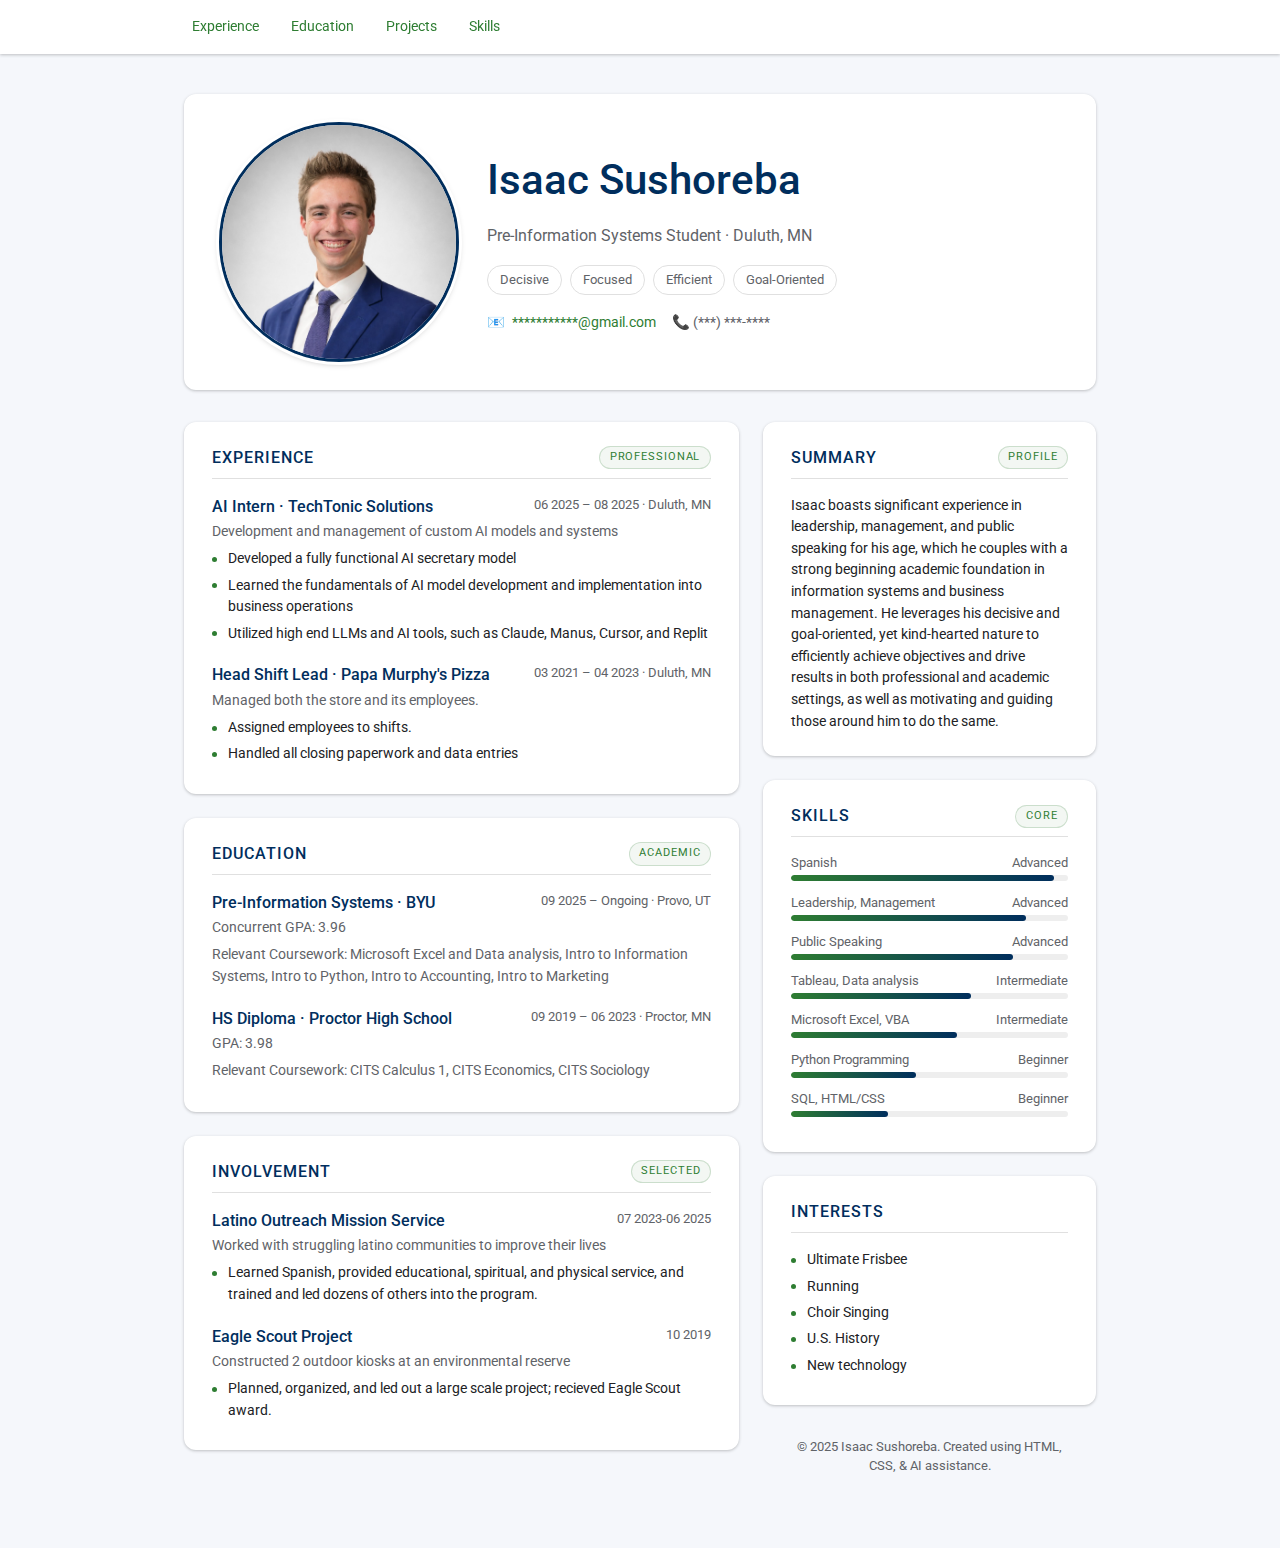
<file: resume.html>
<!DOCTYPE html>
<html lang="en">
<head>
  <meta charset="UTF-8" />
  <title>Isaac Sushoreba-Resume</title>
  <meta name="viewport" content="width=device-width, initial-scale=1" />

  <!-- Google Font (Roboto-like clean typography) -->
  <link rel="preconnect" href="https://fonts.googleapis.com" />
  <link rel="preconnect" href="https://fonts.gstatic.com" crossorigin />
  <link href="https://fonts.googleapis.com/css2?family=Roboto:wght@300;400;500;700&display=swap" rel="stylesheet" /> <!-- [web:1] -->

  <style>
    :root {
      /* BYU navy and white as main colors, green as accent */
      --primary-navy: #002E5D;     /* BYU navy [web:21] */
      --primary-navy-light: #1b4474;
      --primary-navy-dark: #001530;
      --accent-green: #2e7d32;     /* green accent */
      --accent-green-light: #66bb6a;
      --bg-main: #ffffff;          /* white */
      --bg-alt: #f5f7fb;
      --text-main: #202124;
      --text-muted: #5f6368;
      --border-soft: #e0e0e0;
      --shadow-soft: 0 1px 3px rgba(60, 64, 67, 0.3);
      --radius-card: 12px;
      --max-width: 960px;
    }

    * {
      box-sizing: border-box;
      margin: 0;
      padding: 0;
    }

    body {
      font-family: "Roboto", system-ui, -apple-system, BlinkMacSystemFont, "Segoe UI", sans-serif;
      background: var(--bg-alt);
      color: var(--text-main);
      line-height: 1.5;
    }

    a {
      color: var(--accent-green);
      text-decoration: none;
    }

    a:hover {
      text-decoration: underline;
    }

    /* Top bar similar to Google’s clean header */
    .top-bar {
      background: var(--bg-main);
      box-shadow: var(--shadow-soft);
      position: sticky;
      top: 0;
      z-index: 10;
    }

    .top-bar-inner {
      max-width: var(--max-width);
      margin: 0 auto;
      padding: 0.75rem 1.5rem;
      display: flex;
      align-items: center;
      justify-content: space-between;
      gap: 1rem;
    }

    .brand {
      display: flex;
      align-items: baseline;
      gap: 0.3rem;
      font-weight: 700;
      letter-spacing: 0.03em;
      font-size: 1.2rem;
    }

    .brand span.navy {
      color: var(--primary-navy);
    }

    .brand span.white {
      color: #ffffff;
      background: var(--primary-navy-dark);
      padding: 0 0.25rem;
      border-radius: 4px;
    }

    .brand span.green {
      color: var(--accent-green);
    }

    .top-links {
      display: flex;
      gap: 1rem;
      font-size: 0.9rem;
      color: var(--text-muted);
    }

    .top-links a {
      padding: 0.25rem 0.5rem;
      border-radius: 999px;
      transition: background 0.2s ease;
    }

    .top-links a:hover {
      background: rgba(0, 46, 93, 0.08);
    }

    /* Main container */
    .page {
      max-width: var(--max-width);
      margin: 2.5rem auto 3rem auto;
      padding: 0 1.5rem;
    }

    /* Hero with image + text */
    .hero-card {
      background: var(--bg-main);
      border-radius: var(--radius-card);
      box-shadow: var(--shadow-soft);
      padding: 1.75rem 2.2rem;
      margin-bottom: 2rem;
      display: grid;
      grid-template-columns: auto minmax(0, 1fr);
      gap: 1.75rem;
      align-items: center;
    }

    @media (max-width: 640px) {
      .hero-card {
        grid-template-columns: 1fr;
        text-align: center;
      }

      .hero-main {
        text-align: center;
      }

      .hero-contact {
        justify-content: center;
      }
    }

    /* Profile image */
    .hero-photo-wrapper {
      display: flex;
      justify-content: center;
      align-items: center;
    }

    .hero-photo {
      width: 240px;      /* increased from 128px */
      height: 240px;     /* increased from 128px */
      border-radius: 50%;
      object-fit: cover; /* ensures large images crop nicely */
      border: 3px solid var(--primary-navy);
      box-shadow: 0 0 0 3px #ffffff, 0 2px 6px rgba(0, 0, 0, 0.25);
    }

    .hero-main {
      display: flex;
      flex-direction: column;
      gap: 0.75rem;
    }

    .hero-name {
      font-size: clamp(2rem, 4vw, 2.6rem);
      font-weight: 500;
      color: var(--primary-navy);
    }

    .hero-title {
      font-size: 1rem;
      color: var(--text-muted);
    }

    .hero-tags {
      display: flex;
      flex-wrap: wrap;
      gap: 0.5rem;
      margin-top: 0.35rem;
    }

    .chip {
      padding: 0.25rem 0.75rem;
      border-radius: 999px;
      border: 1px solid var(--border-soft);
      font-size: 0.8rem;
      color: var(--text-muted);
      background: #ffffff;
    }

    .hero-contact {
      display: flex;
      flex-wrap: wrap;
      gap: 1rem;
      font-size: 0.9rem;
      color: var(--text-muted);
      margin-top: 0.35rem;
    }

    .hero-contact span {
      display: flex;
      align-items: center;
      gap: 0.4rem;
    }

    /* Sections layout */
    .content-grid {
      display: grid;
      grid-template-columns: minmax(0, 2fr) minmax(0, 1.2fr);
      gap: 1.5rem;
    }

    @media (max-width: 800px) {
      .content-grid {
        grid-template-columns: 1fr;
      }
    }

    .card {
      background: var(--bg-main);
      border-radius: var(--radius-card);
      box-shadow: var(--shadow-soft);
      padding: 1.5rem 1.75rem;
    }

    .card-header {
      display: flex;
      align-items: center;
      justify-content: space-between;
      margin-bottom: 1rem;
      border-bottom: 1px solid var(--border-soft);
      padding-bottom: 0.5rem;
    }

    .card-title {
      font-weight: 500;
      font-size: 1rem;
      letter-spacing: 0.06em;
      text-transform: uppercase;
      color: var(--primary-navy);
    }

    .card-pill {
      font-size: 0.7rem;
      text-transform: uppercase;
      letter-spacing: 0.08em;
      color: var(--accent-green);
      background: rgba(46, 125, 50, 0.06);
      padding: 0.15rem 0.6rem;
      border-radius: 999px;
      border: 1px solid rgba(46, 125, 50, 0.2);
    }

    /* Timeline items (Experience, Education) */
    .item {
      margin-bottom: 1.2rem;
    }

    .item:last-child {
      margin-bottom: 0;
    }

    .item-top {
      display: flex;
      justify-content: space-between;
      gap: 1rem;
      margin-bottom: 0.15rem;
    }

    .item-role {
      font-weight: 500;
      color: var(--primary-navy);
    }

    .item-meta {
      font-size: 0.8rem;
      color: var(--text-muted);
    }

    .item-sub {
      font-size: 0.9rem;
      color: var(--text-muted);
      margin-bottom: 0.35rem;
    }

    .item-bullets {
      list-style: none;
      padding-left: 0;
      font-size: 0.9rem;
      color: var(--text-main);
    }

    .item-bullets li {
      padding-left: 1rem;
      position: relative;
      margin-bottom: 0.3rem;
    }

    .item-bullets li::before {
      content: "";
      position: absolute;
      left: 0;
      top: 0.55rem;
      width: 5px;
      height: 5px;
      border-radius: 50%;
      background: var(--accent-green);
    }

    /* Skills / side column */
    .tag-list {
      display: flex;
      flex-wrap: wrap;
      gap: 0.4rem;
    }

    .tag {
      font-size: 0.8rem;
      padding: 0.25rem 0.6rem;
      border-radius: 999px;
      background: rgba(0, 46, 93, 0.06);
      color: var(--primary-navy-dark);
      border: 1px solid rgba(0, 46, 93, 0.3);
    }

    .progress-row {
      margin-bottom: 0.7rem;
    }

    .progress-label {
      display: flex;
      justify-content: space-between;
      font-size: 0.82rem;
      color: var(--text-muted);
      margin-bottom: 0.15rem;
    }

    .progress-track {
      width: 100%;
      height: 6px;
      border-radius: 999px;
      background: #eeeeee;
      overflow: hidden;
    }

    .progress-fill {
      height: 100%;
      border-radius: inherit;
      background: linear-gradient(90deg, var(--accent-green), var(--primary-navy));
    }

    /* Footer */
    .footer {
      max-width: var(--max-width);
      margin: 2rem auto 1.5rem auto;
      padding: 0 1.5rem;
      font-size: 0.8rem;
      color: var(--text-muted);
      text-align: center;
    }

    .footer a {
      font-weight: 500;
    }
  </style>
</head>
<body>
  <!-- Top bar -->
  <header class="top-bar">
    <div class="top-bar-inner">
      <nav class="top-links">
        <!-- Replace anchors as needed -->
        <a href="#experience">Experience</a>
        <a href="#education">Education</a>
        <a href="#projects">Projects</a>
        <a href="#skills">Skills</a>
      </nav>
    </div>
  </header>

  <main class="page">
    <!-- Main header card with image -->
    <section class="hero-card">
      <!-- Profile image -->
      <div class="hero-photo-wrapper">
        <!-- Replace your-photo.jpg with your own image path or URL -->
        <img src="images/Business_Pic.jpeg" alt="Isaac Sushoreba" class="hero-photo" />
      </div>

      <!-- Text content -->
      <div class="hero-main">
        <h1 class="hero-name">Isaac Sushoreba</h1>
        <p class="hero-title">Pre-Information Systems Student · Duluth, MN</p>

        <div class="hero-tags">
          <span class="chip">Decisive</span>
          <span class="chip">Focused</span>
          <span class="chip">Efficient</span>
          <span class="chip">Goal-Oriented</span>
        </div>

        <div class="hero-contact">
          <span>📧 <a href="mailto:***********@gmail.com">***********@gmail.com</a></span>
        <span>📞 (***) ***-****</span>
        </div>
      </div>
    </section>

    <!-- Content grid -->
    <section class="content-grid">
      <!-- Left column: Experience / Education / Projects -->
      <div class="column-left">
        <!-- Experience -->
        <article class="card" id="experience">
          <div class="card-header">
            <h2 class="card-title">Experience</h2>
            <span class="card-pill">Professional</span>
          </div>

          <!-- Item 1 -->
          <div class="item">
            <div class="item-top">
              <div class="item-role">AI Intern · TechTonic Solutions</div>
              <div class="item-meta">06 2025 – 08 2025 · Duluth, MN</div>
            </div>
            <div class="item-sub"> Development and management of custom AI models and systems</div>
            <ul class="item-bullets">
              <li>Developed a fully functional AI secretary model</li>
              <li>Learned the fundamentals of AI model development and implementation into business operations</li>
              <li>Utilized high end LLMs and AI tools, such as Claude, Manus, Cursor, and Replit</li>
            </ul>
          </div>

          <!-- Item 2 -->
          <div class="item">
            <div class="item-top">
              <div class="item-role">Head Shift Lead · Papa Murphy's Pizza</div>
              <div class="item-meta">03 2021 – 04 2023 · Duluth, MN</div>
            </div>
            <div class="item-sub">Managed both the store and its employees.</div>
            <ul class="item-bullets">
              <li>Assigned employees to shifts.</li>
              <li>Handled all closing paperwork and data entries</li>
            </ul>
          </div>
        </article>

        <!-- Education -->
        <article class="card" id="education" style="margin-top: 1.5rem;">
          <div class="card-header">
            <h2 class="card-title">Education</h2>
            <span class="card-pill">Academic</span>
          </div>

          <div class="item">
            <div class="item-top">
              <div class="item-role">Pre-Information Systems · BYU</div>
              <div class="item-meta">09 2025 – Ongoing  ·  Provo, UT</div>
            </div>
            <div class="item-sub">Concurrent GPA: 3.96</div>
            <div class="item-sub">Relevant Coursework: Microsoft Excel and Data analysis, Intro to Information Systems, Intro to Python, Intro to Accounting, Intro to Marketing</div>
          </div>

          <div class="item">
            <div class="item-top">
              <div class="item-role">HS Diploma · Proctor High School</div>
              <div class="item-meta">09 2019 – 06 2023 · Proctor, MN</div>
            </div>
            <div class="item-sub">GPA: 3.98</div>
            <div class="item-sub">Relevant Coursework: CITS Calculus 1, CITS Economics, CITS Sociology</div>
          </div>
        </article>

        <!-- Projects -->
        <article class="card" id="projects" style="margin-top: 1.5rem;">
          <div class="card-header">
            <h2 class="card-title">Involvement</h2>
            <span class="card-pill">Selected</span>
          </div>

          <div class="item">
            <div class="item-top">
              <div class="item-role">Latino Outreach Mission Service</div>
              <div class="item-meta">07 2023-06 2025</div>
            </div>
            <div class="item-sub">Worked with struggling latino communities to improve their lives</div>
            <ul class="item-bullets">
              <li>Learned Spanish, provided educational, spiritual, and physical service, and trained and led dozens of others into the program.</li>
            </ul>
          </div>

          <div class="item">
            <div class="item-top">
              <div class="item-role">Eagle Scout Project</div>
              <div class="item-meta">10 2019</div>
            </div>
            <div class="item-sub">Constructed 2 outdoor kiosks at an environmental reserve</div>
            <ul class="item-bullets">
              <li>Planned, organized, and led out a large scale project; recieved Eagle Scout award.</li>
            </ul>          
        </div>
        </article>
      </div>

      <!-- Right column: Skills / Summary / Extras -->
      <aside class="column-right">
        <!-- Summary -->
        <article class="card">
          <div class="card-header">
            <h2 class="card-title">Summary</h2>
            <span class="card-pill">Profile</span>
          </div>
          <p style="font-size: 0.9rem; color: var(--text-main);">
          Isaac boasts significant experience in leadership, management, and public speaking for his age, which he couples with a strong beginning academic foundation in information systems and business management. He leverages his decisive and goal-oriented, yet kind-hearted nature to efficiently achieve objectives and drive results in both professional and academic settings, as well as motivating and guiding those around him to do the same.
        </p>
        </article>

        <!-- Skills -->
        <article class="card" id="skills" style="margin-top: 1.5rem;">
          <div class="card-header">
            <h2 class="card-title">Skills</h2>
            <span class="card-pill">Core</span>
          </div>

          <div class="progress-row">
            <div class="progress-label">
              <span>Spanish</span>
              <span>Advanced</span>
            </div>
            <div class="progress-track">
              <div class="progress-fill" style="width: 95%;"></div>
            </div>
          </div>

          <div class="progress-row">
            <div class="progress-label">
              <span>Leadership, Management</span>
              <span>Advanced</span>
            </div>
            <div class="progress-track">
              <div class="progress-fill" style="width: 85%;"></div>
            </div>
          </div>

          <div class="progress-row">
            <div class="progress-label">
              <span>Public Speaking</span>
              <span>Advanced</span>
            </div>
            <div class="progress-track">
              <div class="progress-fill" style="width: 80%;"></div>
            </div>
          </div>

          <div class="progress-row">
            <div class="progress-label">
              <span>Tableau, Data analysis</span>
              <span>Intermediate</span>
            </div>
            <div class="progress-track">
              <div class="progress-fill" style="width: 65%;"></div>
            </div>
          </div>

          <div class="progress-row">
            <div class="progress-label">
              <span>Microsoft Excel, VBA </span>
              <span>Intermediate</span>
            </div>
            <div class="progress-track">
              <div class="progress-fill" style="width: 60%;"></div>
            </div>
          </div>

          <div class="progress-row">
            <div class="progress-label">
              <span>Python Programming</span>
              <span>Beginner</span>
            </div>
            <div class="progress-track">
              <div class="progress-fill" style="width: 45%;"></div>
            </div>
          </div>

          <div class="progress-row">
            <div class="progress-label">
              <span>SQL, HTML/CSS</span>
              <span>Beginner</span>
            </div>
            <div class="progress-track">
              <div class="progress-fill" style="width: 35%;"></div>
            </div>
          </div>

        </article>
<br> 
        <!-- Interests -->
<article class="card">
          <div class="card-header">
            <h2 class="card-title">Interests</h2>
            
          </div>
          <div>
          <ul class="item-bullets">
              <li>Ultimate Frisbee</li>
              <li>Running</li>
              <li>Choir Singing</li>
              <li>U.S. History</li>
              <li>New technology</li>
              
            </ul>
        </div>
        </article>

  <footer class="footer">
    &copy; 2025 Isaac Sushoreba. Created using HTML, CSS, & AI assistance.
  </footer>
</body>
</html>
</file>
<file: Styles/styles.css>
body {
    font-family: 'Segoe UI', Tahoma, Geneva, Verdana, sans-serif;
    line-height: 1.7;
    color: #1a1a1a;
    background: #ffffff;
    padding: 30px;
}

.h2 {
    font-size: 40px;
    color: #e31b23;
    margin: 50px 0 30px;
    text-align: center;
    font-weight: 700px;
    text-decoration: underline;
}

.h3 {
    font-size: 36px;
    color: #1a1a1a;
    border-bottom: 3px solid #e31b23;
    padding-bottom: 10px;
    margin: 40px 0 20px;
    font-weight: 700px;
}

.h4 {
    font-size: 30px;
    color: #e31b23;
    margin: 35px 0 20px;
    font-weight: 700px;
}

.h5 {
    font-size: 28px;
    color: #e31b23;
    margin: 40px 0 25px;
    text-align: center;
    font-weight: 700px;
}

.h6 {
    font-size: 28px;
    color: #e31b23;
    margin: 40px 0 25px;
    text-align: center;
    font-weight: 700px;
}

.kingdomgoal {
    font-size: 18px;
    color: #360000;
    font-weight: bold;
    font-style: italic; 
}

/*Everything ABOVE THIS COMMENT I wrote myself. Everything below was done with the help of AI*/


p {
    font-size: 1.15rem;
    margin-bottom: 25px;
    color: #333;
}

p.tiny {
    font-size: 0.95rem;
    color: #666;
    font-style: italic;
    text-align: center;
    background: #fff5f5;
    padding: 15px 25px;
    border-radius: 8px;
    border-left: 4px solid #e31b23;
    margin: 30px auto;
    max-width: 600px;
}


a {
    color: #ffffff;
    text-decoration: none;
    font-weight: 600;
    font-size: 1.1rem;
    transition: all 0.3s ease;
    display: inline-block;
    margin: 12px 20px;
    padding: 16px 32px;
    background: #e31b23;
    border-radius: 50px;
    box-shadow: 
        0 8px 25px rgba(227, 27, 35, 0.3),
        inset 0 1px 0 rgba(255,255,255,0.3);
}

a:hover {
    background: #c8101f;
    transform: translateY(-3px);
    box-shadow: 
        0 12px 35px rgba(227, 27, 35, 0.4),
        inset 0 1px 0 rgba(255,255,255,0.4);
}

/* Top Navigation Container */
div:first-of-type {
    background: #ffffff;
    padding: 35px;
    border-radius: 15px;
    margin-bottom: 50px;
    box-shadow: 0 15px 40px rgba(227, 27, 35, 0.1);
    text-align: center;
    border: 2px solid #f0f0f0;
}

/* Lists */
ol {
    counter-reset: kingdom-counter;
    list-style: none;
    margin: 40px 0;
}

ol > li {
    counter-increment: kingdom-counter;
    margin: 35px 0;
    padding: 35px;
    background: #ffffff;
    border-radius: 12px;
    border: 2px solid #f5f5f5;
    box-shadow: 0 10px 30px rgba(0,0,0,0.06);
    transition: all 0.3s ease;
    position: relative;
}

ol > li:hover {
    border-color: #e31b23;
    box-shadow: 0 20px 50px rgba(227, 27, 35, 0.12);
    transform: translateY(-2px);
}

ol > li::before {
    content: counter(kingdom-counter);
    position: absolute;
    left: -25px;
    top: 35px;
    background: #e31b23;
    color: white;
    width: 50px;
    height: 50px;
    border-radius: 50%;
    display: flex;
    align-items: center;
    justify-content: center;
    font-weight: bold;
    font-size: 1.3rem;
    box-shadow: 0 6px 20px rgba(227, 27, 35, 0.3);
}


ol > li > strong.kingdom-title {
    font-weight: 900 !important;
    display: block;
    margin-bottom: 15px;
    font-size: 1.4rem;
}

ul {
    margin: 20px 0;
    padding-left: 25px;
    list-style: disc;
}

ul li {
    color: #333;
    font-size: 1.1rem;
    margin: 10px 0;
}

/* Images and Media */
/* Images - Default + Specific Sizes */
img {
    display: block;
    margin: 40px auto;
    border-radius: 12px;
    box-shadow: 0 15px 40px rgba(0,0,0,0.1);
    border: 3px solid #f5f5f5;
    height: auto;
}

.small-img {
    max-width: 25% !important;  /* Much smaller */
}

.large-img {
    max-width: 80% !important;  /* Bigger as requested */
}

iframe {
    display: block;
    margin: 40px auto;
    border-radius: 12px;
    box-shadow: 0 15px 40px rgba(0,0,0,0.1);
    border: 3px solid #f5f5f5;
}

/* Tableau Container */
.tableauPlaceholder {
    margin: 40px auto;
    border-radius: 12px;
    overflow: hidden;
    box-shadow: 0 20px 50px rgba(0,0,0,0.1);
    border: 3px solid #f5f5f5;
}

/* Footer */
.footer {
    background: #ffffff;
    padding: 35px;
    text-align: center;
    border-radius: 15px;
    margin: 60px 0 30px;
    box-shadow: 0 15px 40px rgba(227, 27, 35, 0.08);
    font-size: 1.2rem;
    border: 2px solid #f5f5f5;
}

.footer a {
    background: #e31b23;
    font-size: 1.25rem;
    padding: 18px 36px;
}

/* Responsive Design */
@media (max-width: 768px) {
    body {
        padding: 20px;
    }
    
    h1.smo-logo { font-size: 2.5rem; }
    h2 { font-size: 2.1rem; }
    
    a {
        display: block;
        margin: 15px auto;
        max-width: 350px;
    }
    
    ol > li::before {
        left: -20px;
        width: 45px;
        height: 45px;
        font-size: 1.2rem;
    }
}

@media (max-width: 480px) {
    h1.smo-logo { font-size: 2rem; }
    body { padding: 15px; }
}

/* Scrollbar Styling */
::-webkit-scrollbar {
    width: 10px;
}

::-webkit-scrollbar-track {
    background: #f5f5f5;
    border-radius: 5px;
}

::-webkit-scrollbar-thumb {
    background: #e31b23;
    border-radius: 5px;
}

::-webkit-scrollbar-thumb:hover {
    background: #c8101f;
}



h1.smo-logo {
    font-size: 56px;
    font-weight: 900px;
    margin: 40px 0 20px;
    text-align: center;
    letter-spacing: -1px;
}

/* SUPER (All White with Black Stroke) */
.smo-logo .s { 
    color: #FFFFFF; 
    -webkit-text-stroke: 1.5px #000000;
    text-stroke: 1.5px #000000;
    paint-order: stroke fill;
}
.smo-logo .u { 
    color: #FFFFFF; 
    -webkit-text-stroke: 1.5px #000000;
    text-stroke: 1.5px #000000;
    paint-order: stroke fill;
}
.smo-logo .p { 
    color: #FFFFFF; 
    -webkit-text-stroke: 1.5px #000000;
    text-stroke: 1.5px #000000;
    paint-order: stroke fill;
}
.smo-logo .e { 
    color: #FFFFFF; 
    -webkit-text-stroke: 1.5px #000000;
    text-stroke: 1.5px #000000;
    paint-order: stroke fill;
}
.smo-logo .r1 { 
    color: #FFFFFF; 
    -webkit-text-stroke: 1.5px #000000;
    text-stroke: 1.5px #000000;
    paint-order: stroke fill;
}

/* MARIO (Colored with Black Stroke) */
.smo-logo .m { 
    color: #E4002B; 
    -webkit-text-stroke: 1.5px #000000;
    text-stroke: 1.5px #000000;
    paint-order: stroke fill;
}
.smo-logo .a { 
    color: #00A651; 
    -webkit-text-stroke: 1.5px #000000;
    text-stroke: 1.5px #000000;
    paint-order: stroke fill;
}
.smo-logo .r2 { 
    color: #FFD700; 
    -webkit-text-stroke: 1.5px #000000;
    text-stroke: 1.5px #000000;
    paint-order: stroke fill;
}
.smo-logo .i { 
    color: #0066CC; 
    -webkit-text-stroke: 1.5px #000000;
    text-stroke: 1.5px #000000;
    paint-order: stroke fill;
}
.smo-logo .o1 { 
    color: #000000; 
    -webkit-text-stroke: 1.5px #333333;
    text-stroke: 1.5px #333333;
    paint-order: stroke fill;
}

/* ODYSSEY (Light Blue with Black Stroke) */
.smo-logo .o2 { 
    color: #66CCFF; 
    -webkit-text-stroke: 1.5px #000000;
    text-stroke: 1.5px #000000;
    paint-order: stroke fill;
}
.smo-logo .d { 
    color: #66CCFF; 
    -webkit-text-stroke: 1.5px #000000;
    text-stroke: 1.5px #000000;
    paint-order: stroke fill;
}
.smo-logo .y1 { 
    color: #66CCFF; 
    -webkit-text-stroke: 1.5px #000000;
    text-stroke: 1.5px #000000;
    paint-order: stroke fill;
}
.smo-logo .s2 { 
    color: #66CCFF; 
    -webkit-text-stroke: 1.5px #000000;
    text-stroke: 1.5px #000000;
    paint-order: stroke fill;
}
.smo-logo .s3 { 
    color: #66CCFF; 
    -webkit-text-stroke: 1.5px #000000;
    text-stroke: 1.5px #000000;
    paint-order: stroke fill;
}
.smo-logo .e2 { 
    color: #66CCFF; 
    -webkit-text-stroke: 1.5px #000000;
    text-stroke: 1.5px #000000;
    paint-order: stroke fill;
}
.smo-logo .y2 { 
    color: #66CCFF; 
    -webkit-text-stroke: 1.5px #000000;
    text-stroke: 1.5px #000000;
    paint-order: stroke fill;
}
</file>
